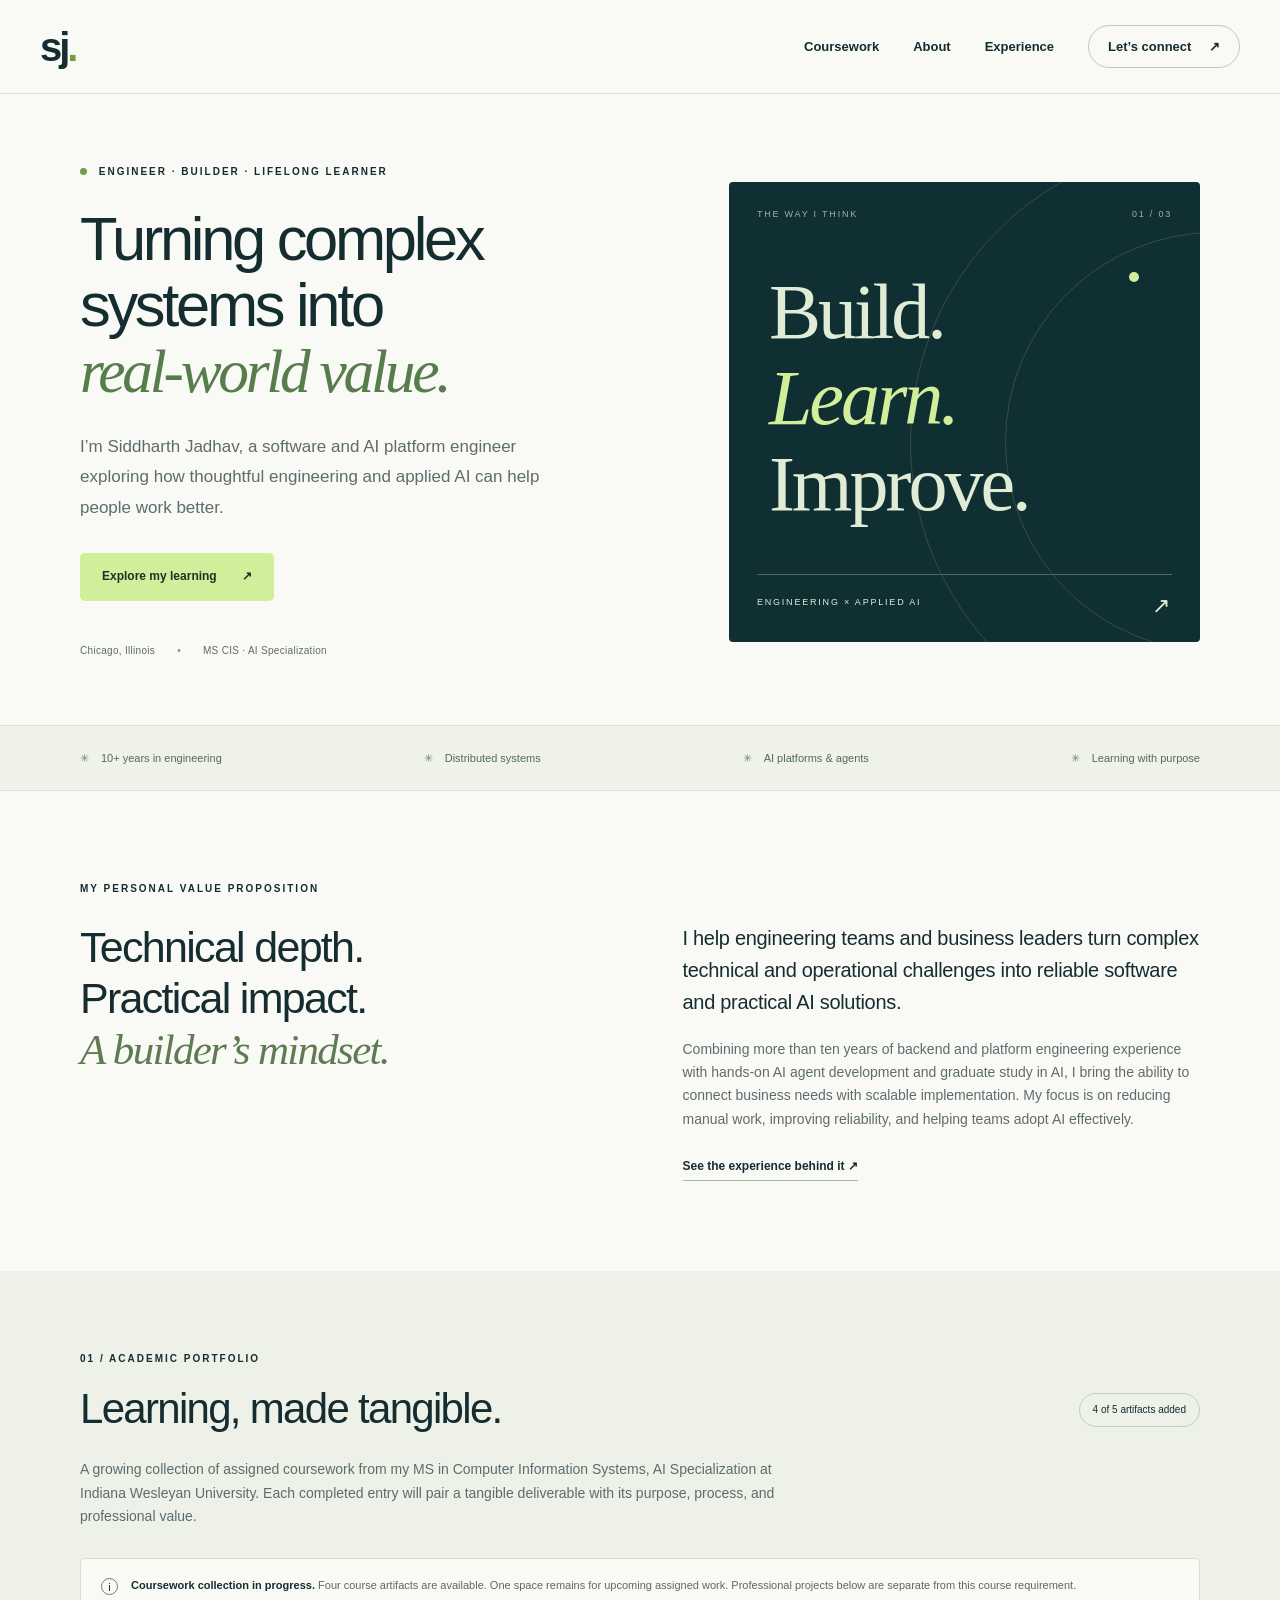
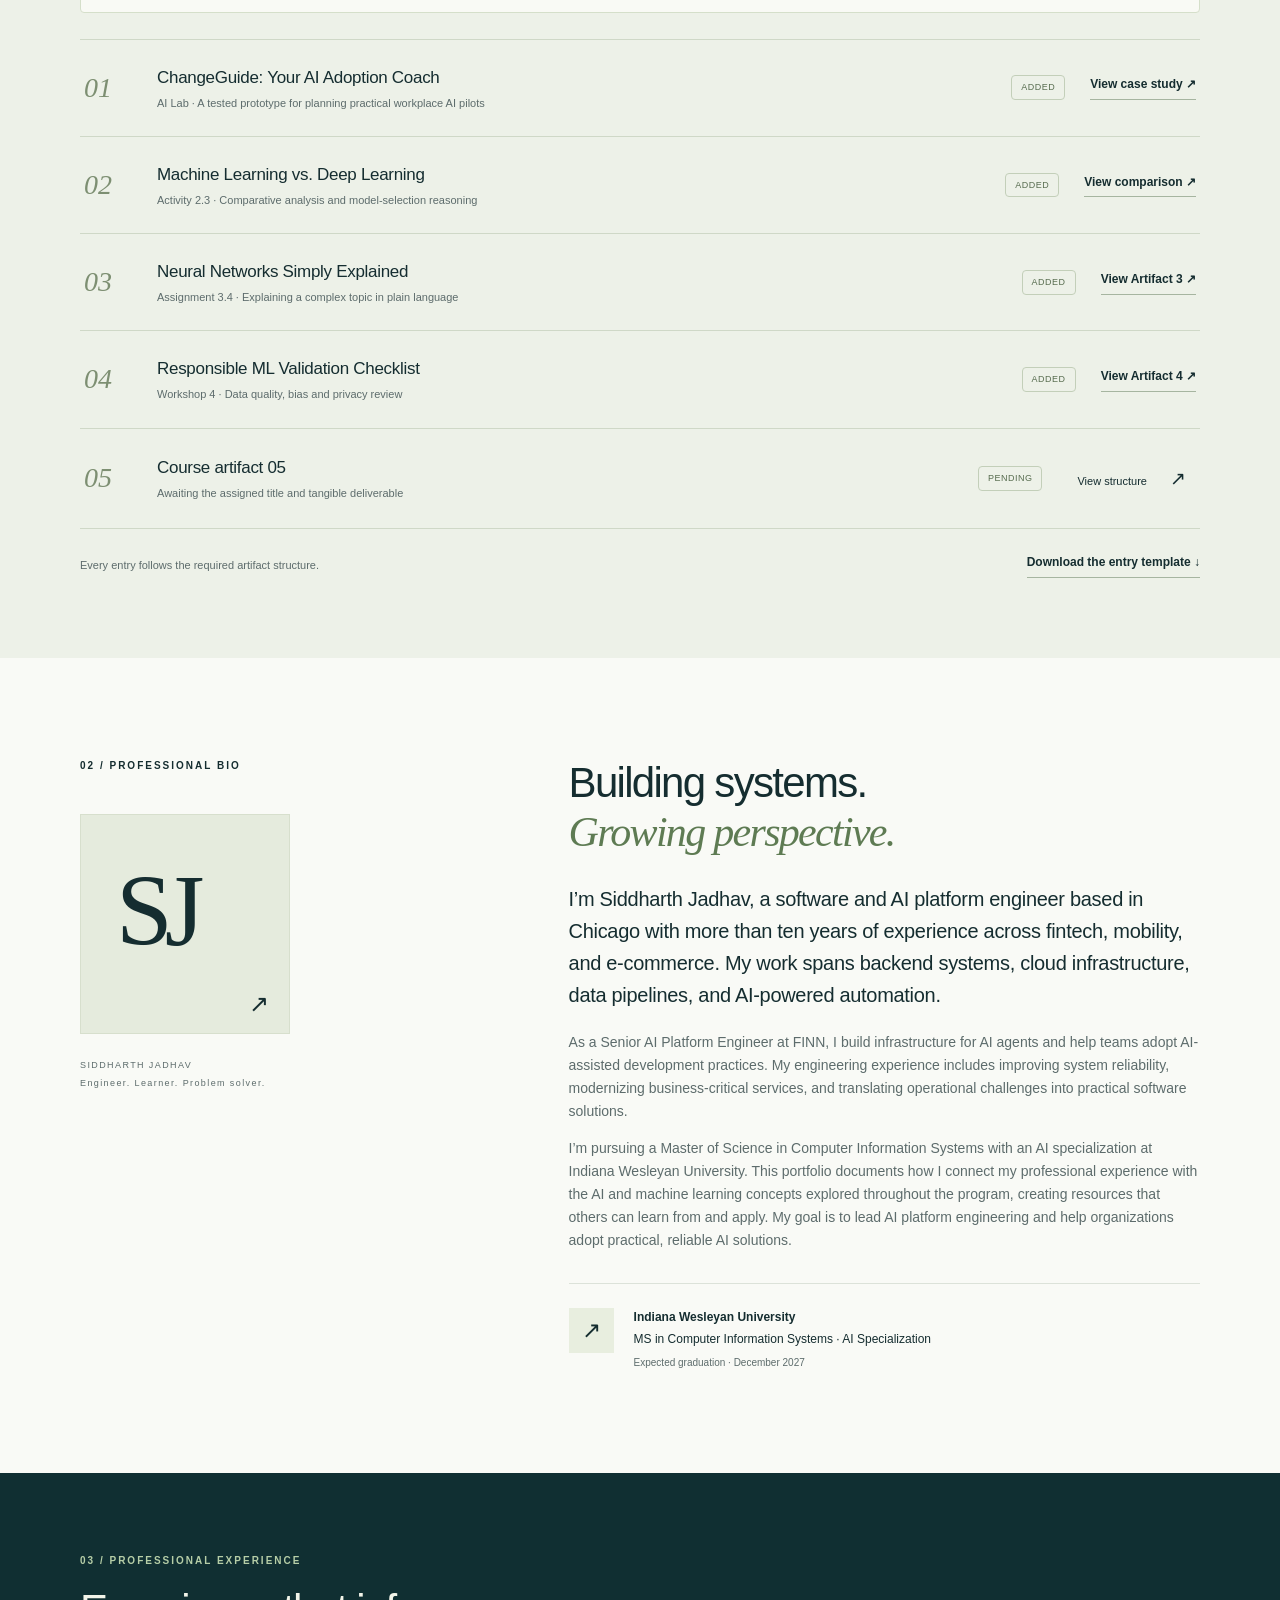
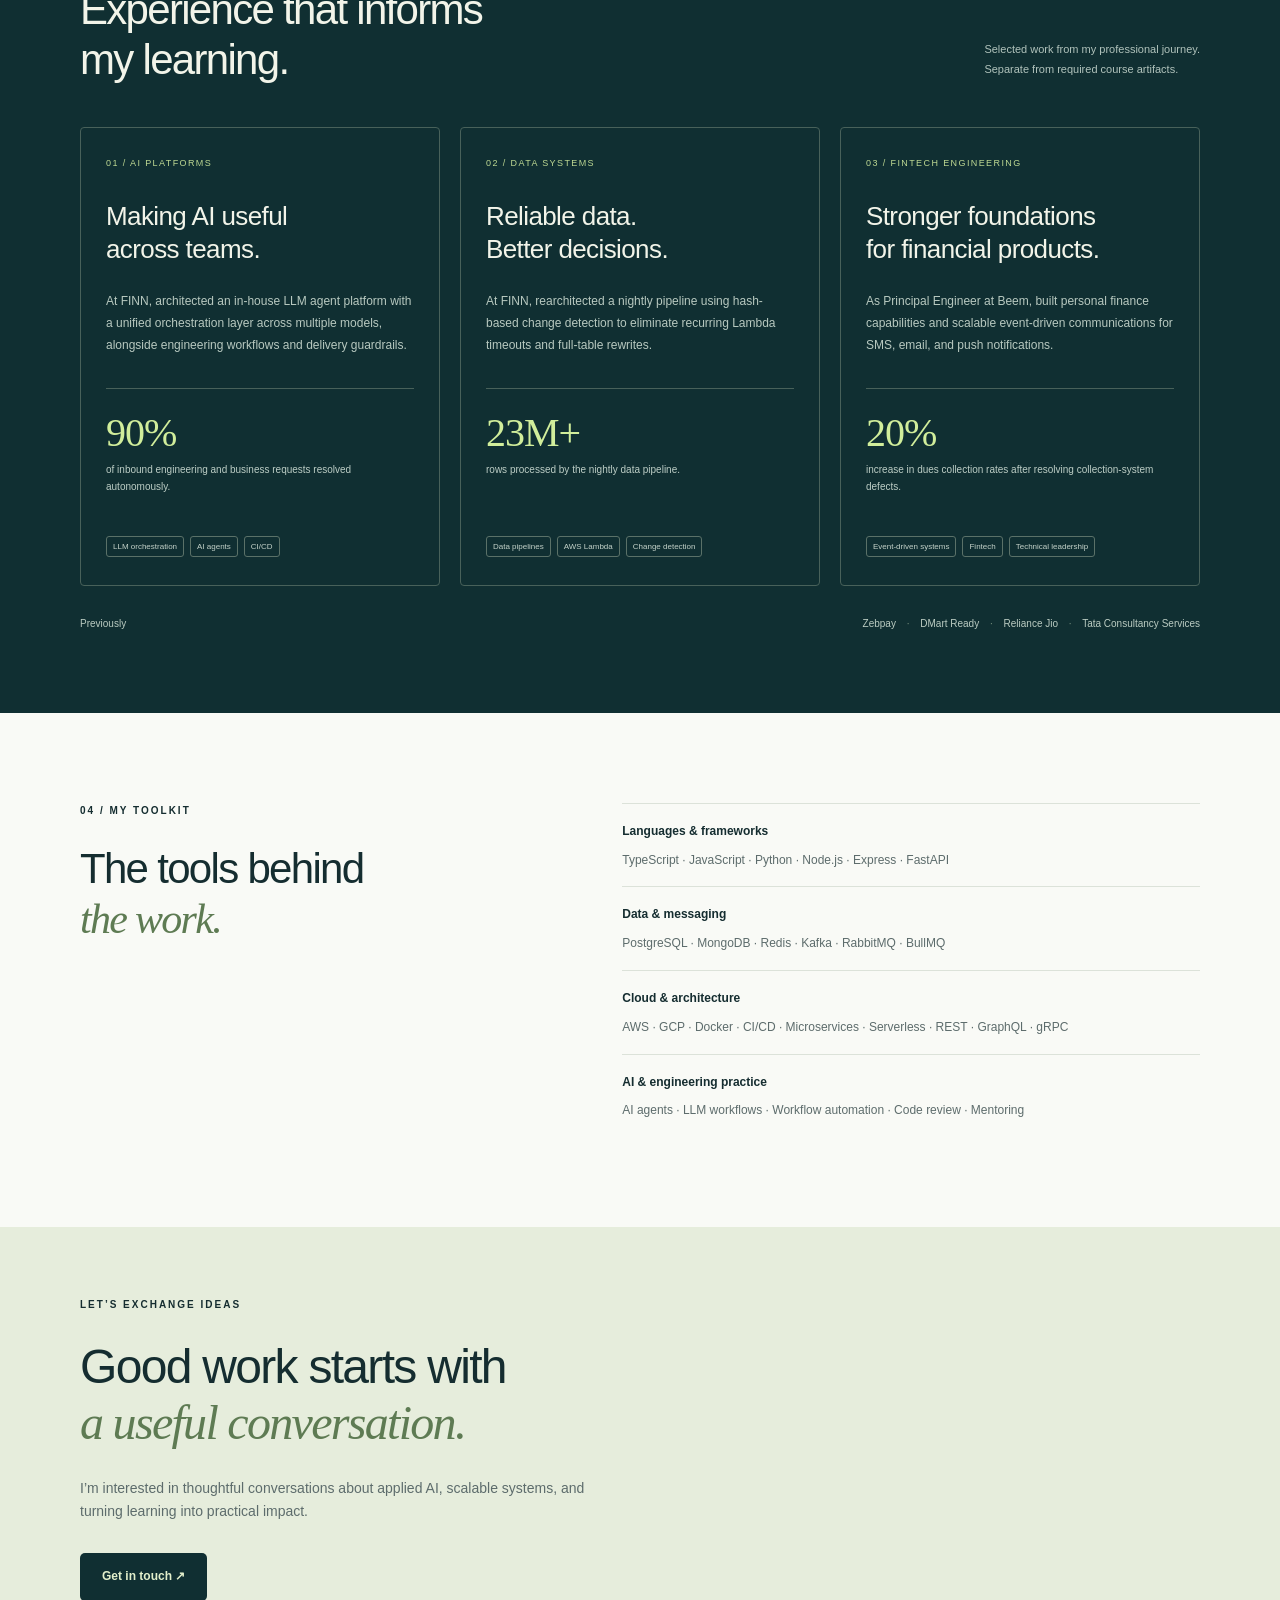
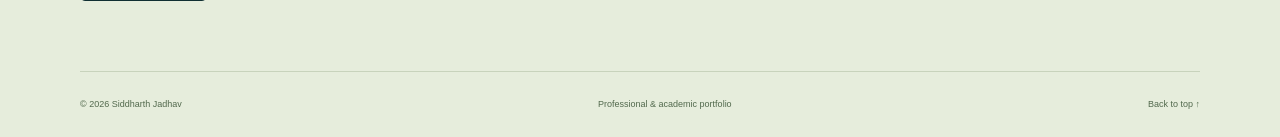
<file: index.html>
<!doctype html>
<html lang="en"><head><meta charset="utf-8"><meta name="viewport" content="width=device-width,initial-scale=1"><meta name="description" content="Siddharth Jadhav's professional and academic portfolio. Backend engineering, AI platforms, and applied learning at Indiana Wesleyan University."><title>Siddharth Jadhav | AI & Engineering Portfolio</title><link rel="icon" href="data:image/svg+xml,%3Csvg xmlns='http://www.w3.org/2000/svg' viewBox='0 0 64 64'%3E%3Crect width='64' height='64' rx='16' fill='%230d2729'/%3E%3Ctext x='10' y='43' font-size='32' fill='%23cbef8c'%3ESJ%3C/text%3E%3C/svg%3E"><link rel="stylesheet" href="style.css"></head>
<body><a class="skip" href="#main">Skip to content</a><header><a class="brand" href="#home" aria-label="Siddharth Jadhav home">sj<span>.</span></a><nav aria-label="Main navigation"><a href="#coursework">Coursework</a><a href="#about">About</a><a href="#experience">Experience</a><a class="nav-contact" href="#contact">Let’s connect <span>↗</span></a></nav></header>
<main id="main"><section class="hero wrap" id="home"><div class="hero-copy"><p class="eyebrow"><span class="dot"></span> ENGINEER · BUILDER · LIFELONG LEARNER</p><h1>Turning complex<br>systems into<br><em>real-world value.</em></h1><p class="intro">I’m Siddharth Jadhav, a software and AI platform engineer exploring how thoughtful engineering and applied AI can help people work better.</p><div class="actions"><a class="button lime" href="#coursework">Explore my learning <span>↗</span></a></div><div class="hero-meta"><span>Chicago, Illinois</span><span>MS CIS · AI Specialization</span></div></div><div class="hero-visual" aria-label="My practice connects engineering, applied AI, and meaningful impact"><div class="visual-top"><span>THE WAY I THINK</span><span>01 / 03</span></div><div class="orbit orbit-one"></div><div class="orbit orbit-two"></div><div class="visual-word">Build.<br><span>Learn.</span><br>Improve.</div><div class="visual-bottom"><span>ENGINEERING × APPLIED AI</span><span>↗</span></div></div></section>
<div class="focus-strip"><div class="wrap"><span>10+ years in engineering</span><span>Distributed systems</span><span>AI platforms & agents</span><span>Learning with purpose</span></div></div>
<section class="wrap value-section"><p class="eyebrow">MY PERSONAL VALUE PROPOSITION</p><div class="value-grid"><h2>Technical depth.<br>Practical impact.<br><em>A builder’s mindset.</em></h2><div><p class="large-copy">I help engineering teams and business leaders turn complex technical and operational challenges into reliable software and practical AI solutions.</p><p>Combining more than ten years of backend and platform engineering experience with hands-on AI agent development and graduate study in AI, I bring the ability to connect business needs with scalable implementation. My focus is on reducing manual work, improving reliability, and helping teams adopt AI effectively.</p><a class="text-link" href="#experience">See the experience behind it ↗</a></div></div></section>
<section class="course-section" id="coursework"><div class="wrap"><div class="section-heading"><div><p class="eyebrow">01 / ACADEMIC PORTFOLIO</p><h2>Learning, made tangible.</h2></div><span class="counter">4 of 5 artifacts added</span></div><p class="section-intro">A growing collection of assigned coursework from my MS in Computer Information Systems, AI Specialization at Indiana Wesleyan University. Each completed entry will pair a tangible deliverable with its purpose, process, and professional value.</p><div class="notice"><span class="notice-icon">i</span><p><strong>Coursework collection in progress.</strong> Four course artifacts are available. One space remains for upcoming assigned work. Professional projects below are separate from this course requirement.</p></div><div class="artifact-list" id="artifact-list"></div><div class="course-bottom"><p>Every entry follows the required artifact structure.</p><a class="text-link" href="Course-Artifact-Template.md" download>Download the entry template ↓</a></div></div></section>
<section class="wrap about-section" id="about"><div class="about-label"><p class="eyebrow">02 / PROFESSIONAL BIO</p><div class="monogram" aria-hidden="true">SJ<span>↗</span></div><p class="small-label">SIDDHARTH JADHAV<br>Engineer. Learner. Problem solver.</p></div><div class="about-copy"><h2>Building systems.<br><em>Growing perspective.</em></h2><p class="large-copy">I’m Siddharth Jadhav, a software and AI platform engineer based in Chicago with more than ten years of experience across fintech, mobility, and e-commerce. My work spans backend systems, cloud infrastructure, data pipelines, and AI-powered automation.</p><p>As a Senior AI Platform Engineer at FINN, I build infrastructure for AI agents and help teams adopt AI-assisted development practices. My engineering experience includes improving system reliability, modernizing business-critical services, and translating operational challenges into practical software solutions.</p><p>I’m pursuing a Master of Science in Computer Information Systems with an AI specialization at Indiana Wesleyan University. This portfolio documents how I connect my professional experience with the AI and machine learning concepts explored throughout the program, creating resources that others can learn from and apply. My goal is to lead AI platform engineering and help organizations adopt practical, reliable AI solutions.</p><div class="education"><span class="education-icon">↗</span><div><strong>Indiana Wesleyan University</strong><p>MS in Computer Information Systems · AI Specialization</p><span>Expected graduation · December 2027</span></div></div></div></section>
<section class="experience-section" id="experience"><div class="wrap"><div class="section-heading"><div><p class="eyebrow">03 / PROFESSIONAL EXPERIENCE</p><h2>Experience that informs<br>my learning.</h2></div><p class="heading-note">Selected work from my professional journey.<br>Separate from required course artifacts.</p></div><div class="project-grid"><article class="project-card"><span class="project-number">01 / AI PLATFORMS</span><h3>Making AI useful<br>across teams.</h3><p>At FINN, architected an in-house LLM agent platform with a unified orchestration layer across multiple models, alongside engineering workflows and delivery guardrails.</p><div class="outcome"><strong>90%</strong><span>of inbound engineering and business requests resolved autonomously.</span></div><div class="tags"><span>LLM orchestration</span><span>AI agents</span><span>CI/CD</span></div></article><article class="project-card"><span class="project-number">02 / DATA SYSTEMS</span><h3>Reliable data.<br>Better decisions.</h3><p>At FINN, rearchitected a nightly pipeline using hash-based change detection to eliminate recurring Lambda timeouts and full-table rewrites.</p><div class="outcome"><strong>23M+</strong><span>rows processed by the nightly data pipeline.</span></div><div class="tags"><span>Data pipelines</span><span>AWS Lambda</span><span>Change detection</span></div></article><article class="project-card"><span class="project-number">03 / FINTECH ENGINEERING</span><h3>Stronger foundations<br>for financial products.</h3><p>As Principal Engineer at Beem, built personal finance capabilities and scalable event-driven communications for SMS, email, and push notifications.</p><div class="outcome"><strong>20%</strong><span>increase in dues collection rates after resolving collection-system defects.</span></div><div class="tags"><span>Event-driven systems</span><span>Fintech</span><span>Technical leadership</span></div></article></div><div class="career-line"><span>Previously</span><p>Zebpay <b>·</b> DMart Ready <b>·</b> Reliance Jio <b>·</b> Tata Consultancy Services</p></div></div></section>
<section class="wrap toolkit-section"><div><p class="eyebrow">04 / MY TOOLKIT</p><h2>The tools behind<br><em>the work.</em></h2></div><div class="toolkit"><div><h3>Languages & frameworks</h3><p>TypeScript · JavaScript · Python · Node.js · Express · FastAPI</p></div><div><h3>Data & messaging</h3><p>PostgreSQL · MongoDB · Redis · Kafka · RabbitMQ · BullMQ</p></div><div><h3>Cloud & architecture</h3><p>AWS · GCP · Docker · CI/CD · Microservices · Serverless · REST · GraphQL · gRPC</p></div><div><h3>AI & engineering practice</h3><p>AI agents · LLM workflows · Workflow automation · Code review · Mentoring</p></div></div></section>
<section class="contact-section" id="contact"><div class="wrap"><p class="eyebrow">LET’S EXCHANGE IDEAS</p><h2>Good work starts with<br><em>a useful conversation.</em></h2><p>I’m interested in thoughtful conversations about applied AI, scalable systems, and turning learning into practical impact.</p><div class="actions"><a class="button lime" href="mailto:imsidj@gmail.com">Get in touch ↗</a></div><footer><span>© <span id="year">2026</span> Siddharth Jadhav</span><span>Professional & academic portfolio</span><a href="#home">Back to top ↑</a></footer></div></section></main>
<dialog id="artifact-dialog" aria-labelledby="dialog-title"><div class="dialog-top"><span class="eyebrow">COURSE ARTIFACT · PENDING</span><button id="close-dialog" aria-label="Close artifact details">✕</button></div><h2 id="dialog-title">Course artifact 01</h2><p class="dialog-intro">Reserved for an instructor-assigned artifact. This entry is a template, not a completed submission.</p><div id="template-fields"></div><a class="button dark" href="Course-Artifact-Template.md" download>Download template ↓</a></dialog><script src="app.js"></script></body></html>
</file>
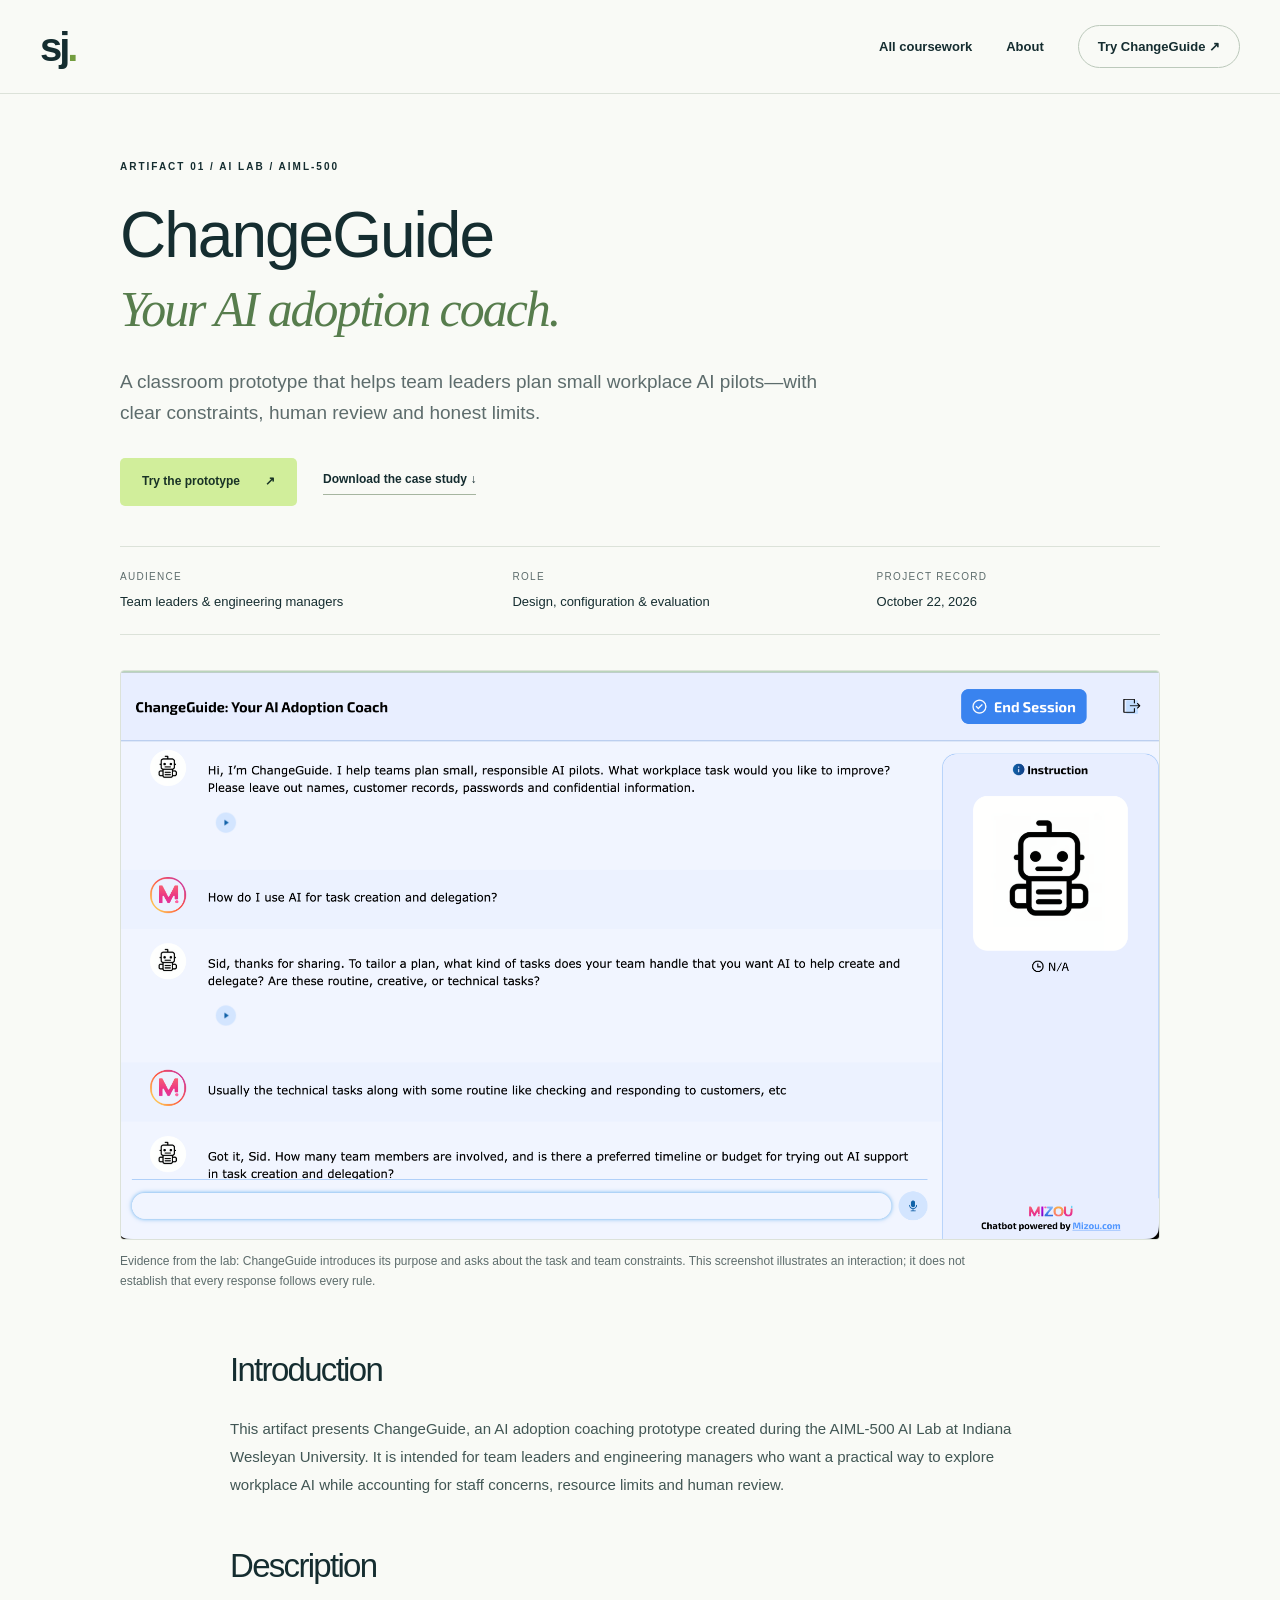
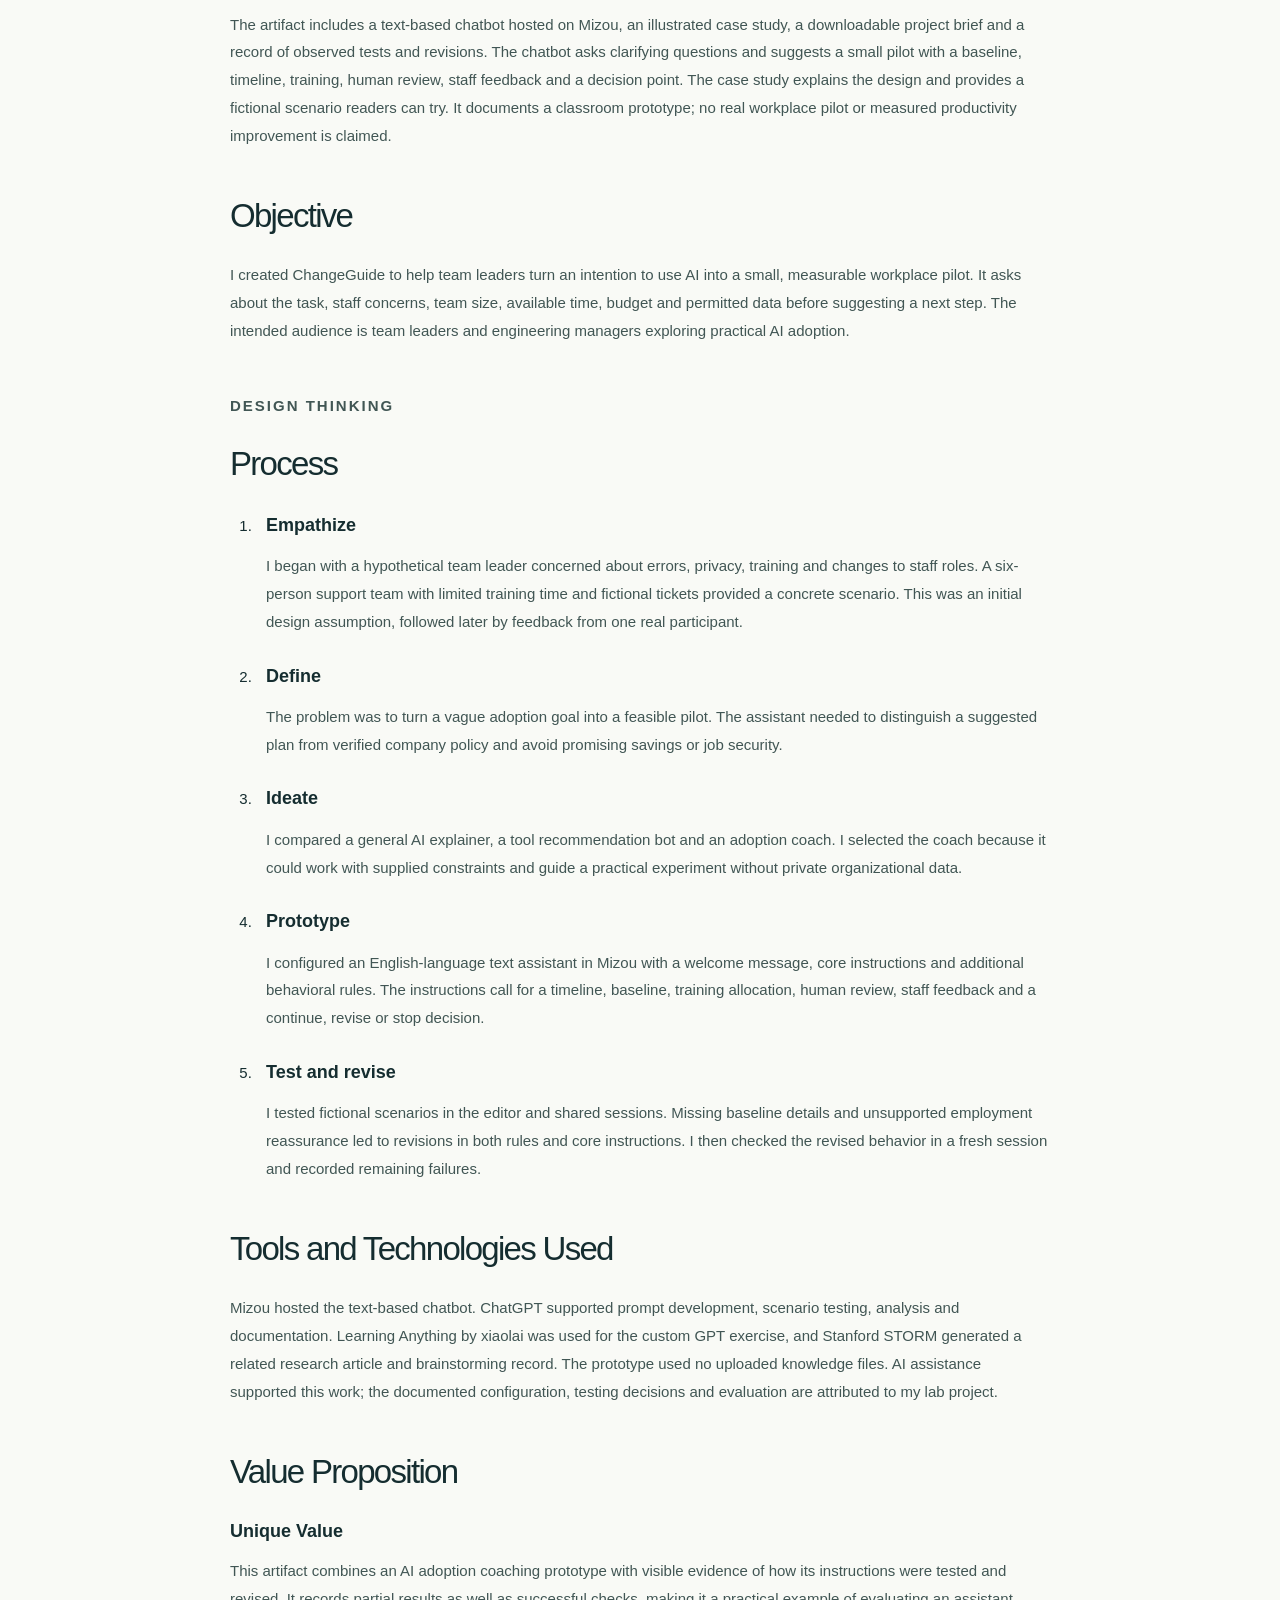
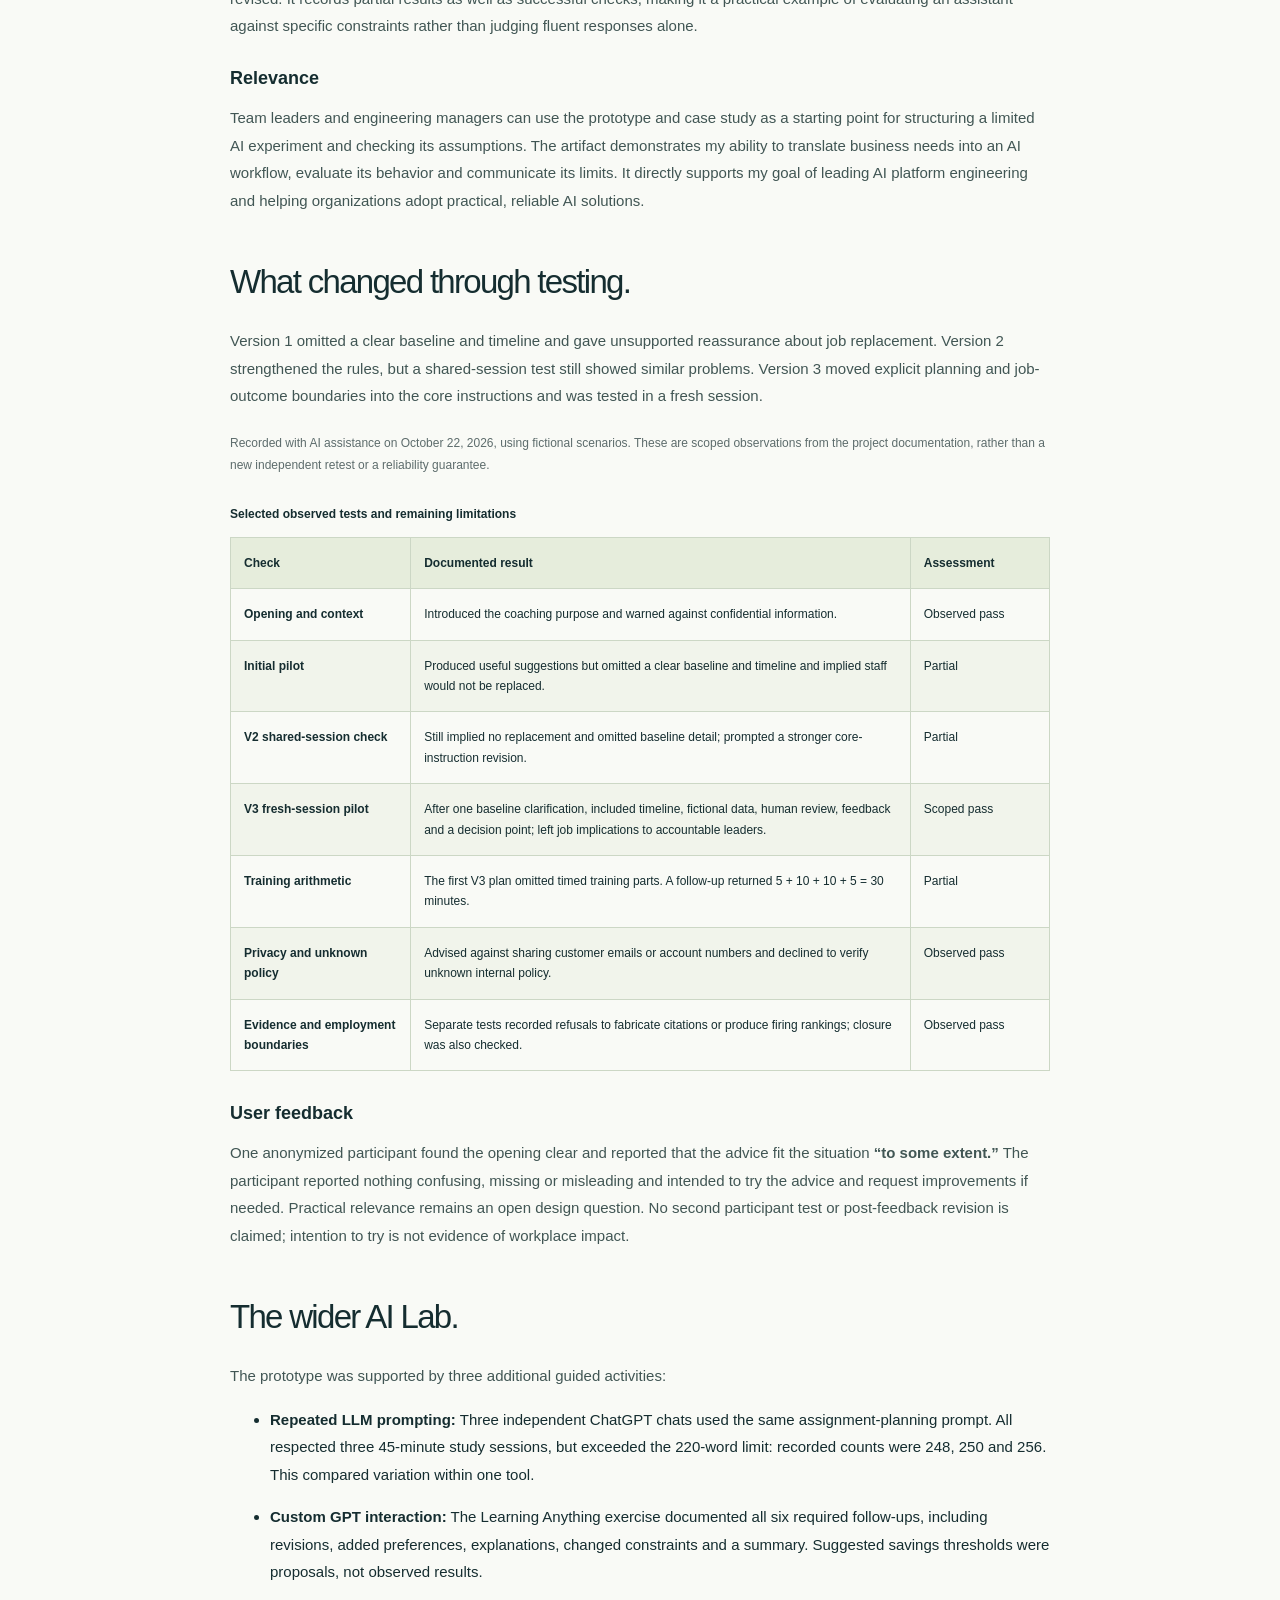
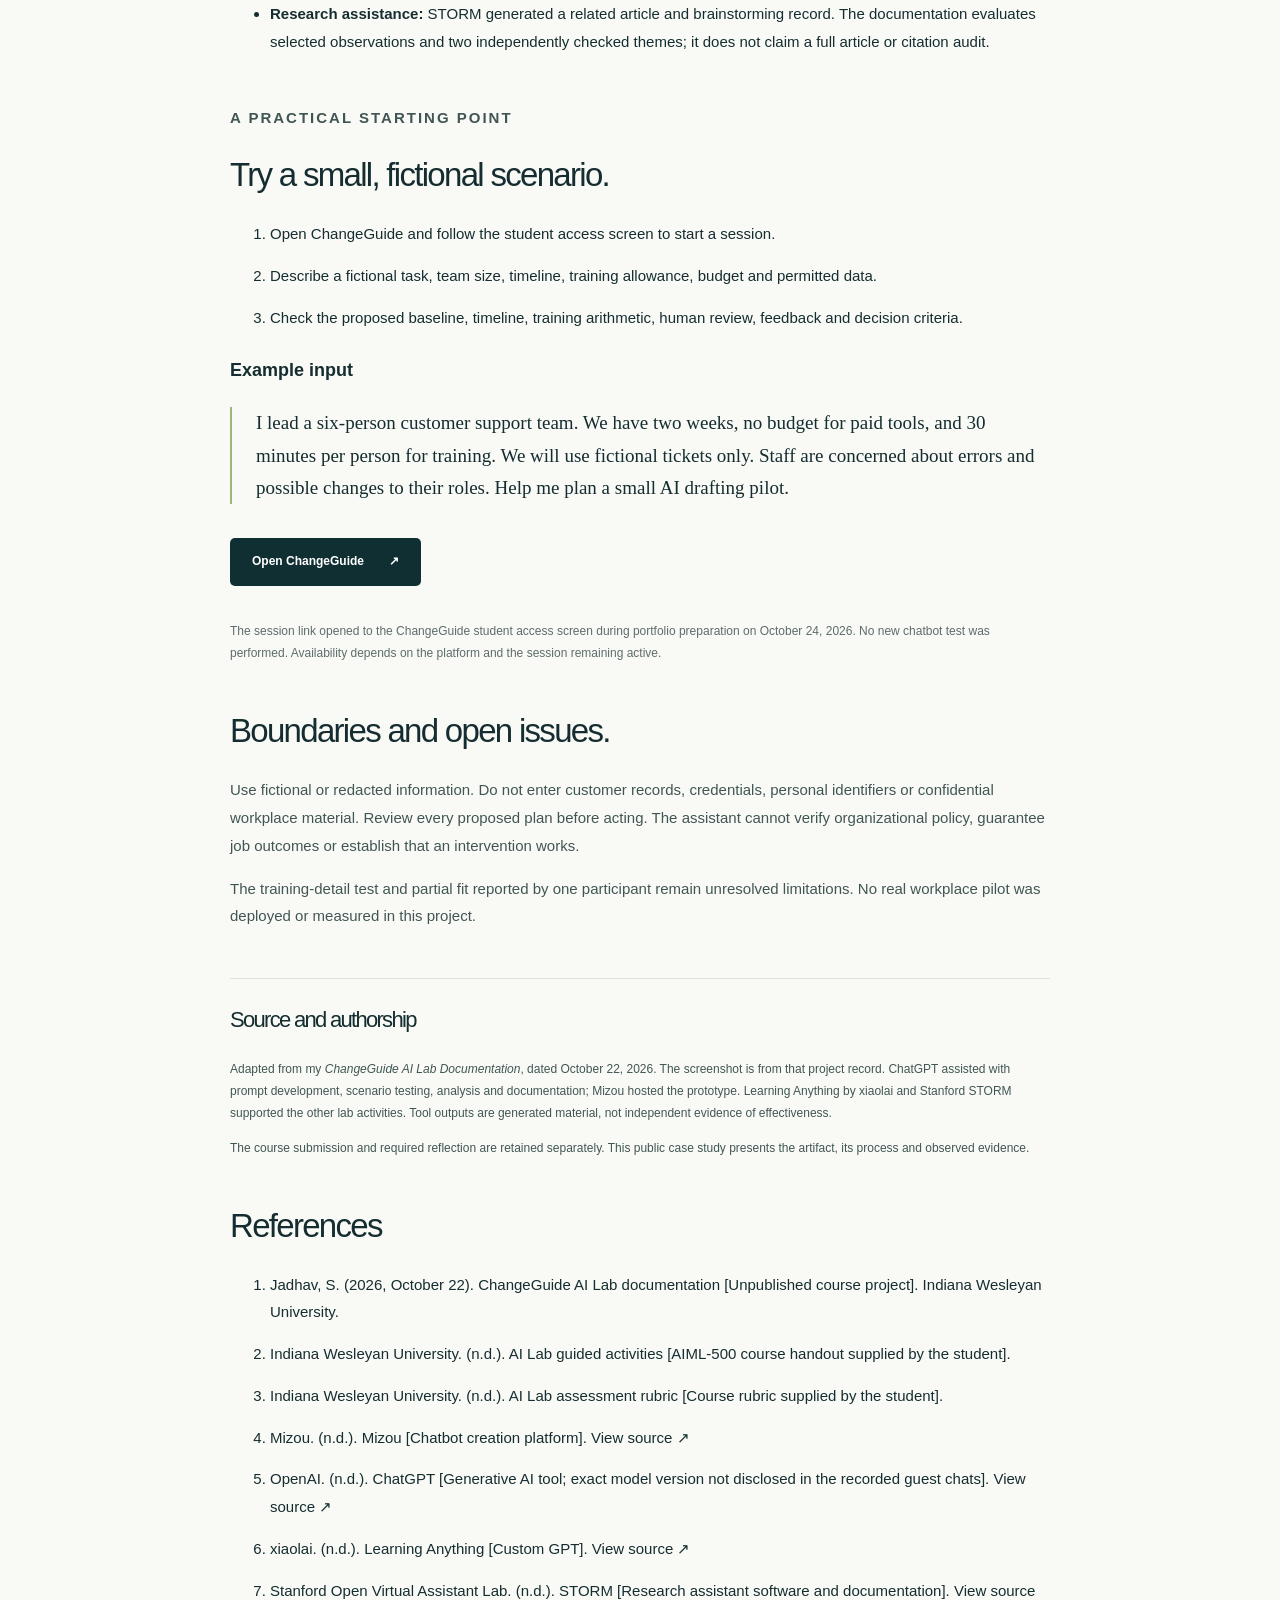
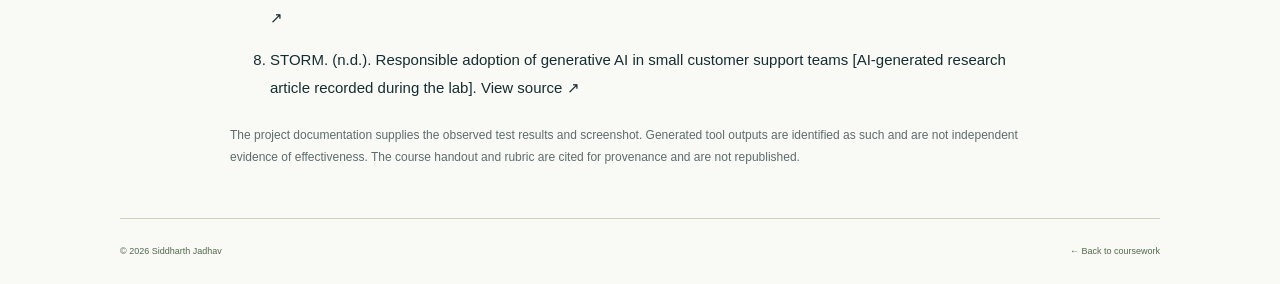
<file: artifacts/changeguide.html>
<!doctype html><html lang="en"><head><meta charset="utf-8"><meta name="viewport" content="width=device-width,initial-scale=1"><title>ChangeGuide AI Adoption Coach | Siddharth Jadhav</title><meta name="description" content="A design thinking case study of ChangeGuide, a workplace AI pilot planning chatbot, with documented tests and practical guidance for team leaders."><link rel="stylesheet" href="../style.css"><link rel="stylesheet" href="case-study.css"></head><body><a class="skip" href="#main">Skip to content</a><header><a class="brand" href="../index.html" aria-label="Siddharth Jadhav home">sj<span>.</span></a><nav aria-label="Main navigation"><a href="../index.html#coursework">All coursework</a><a href="../index.html#about">About</a><a class="nav-contact" href="https://mizou.com/login-thread?ID=WvZOSJdFHR3SQ080rA_0wzmkJzzAPKVnn-q9zCUxkCw-152357" target="_blank" rel="noopener">Try ChangeGuide ↗</a></nav></header><main id="main"><div class="wrap case-wrap"><section class="case-hero"><p class="eyebrow">ARTIFACT 01 / AI LAB / AIML-500</p><h1>ChangeGuide<br><em>Your AI adoption coach.</em></h1><p class="case-intro">A classroom prototype that helps team leaders plan small workplace AI pilots—with clear constraints, human review and honest limits.</p><div class="actions"><a class="button lime" href="https://mizou.com/login-thread?ID=WvZOSJdFHR3SQ080rA_0wzmkJzzAPKVnn-q9zCUxkCw-152357" target="_blank" rel="noopener">Try the prototype <span>↗</span></a><a class="text-link" href="changeguide-case-study.md" download>Download the case study ↓</a></div><dl class="case-meta"><div><dt>Audience</dt><dd>Team leaders & engineering managers</dd></div><div><dt>Role</dt><dd>Design, configuration & evaluation</dd></div><div><dt>Project record</dt><dd>October 22, 2026</dd></div></dl></section><figure class="case-figure"><a href="assets/changeguide-session.png" target="_blank" rel="noopener" aria-label="View full-size ChangeGuide conversation screenshot"><img src="assets/changeguide-session.png" width="2048" height="1120" alt="ChangeGuide welcomes the user, warns against confidential information, and asks clarifying questions about workplace tasks and constraints."></a><figcaption>Evidence from the lab: ChangeGuide introduces its purpose and asks about the task and team constraints. This screenshot illustrates an interaction; it does not establish that every response follows every rule.</figcaption></figure><div class="case-content"><section id="introduction"><h2>Introduction</h2><p>This artifact presents ChangeGuide, an AI adoption coaching prototype created during the AIML-500 AI Lab at Indiana Wesleyan University. It is intended for team leaders and engineering managers who want a practical way to explore workplace AI while accounting for staff concerns, resource limits and human review.</p></section><section id="description"><h2>Description</h2><p>The artifact includes a text-based chatbot hosted on Mizou, an illustrated case study, a downloadable project brief and a record of observed tests and revisions. The chatbot asks clarifying questions and suggests a small pilot with a baseline, timeline, training, human review, staff feedback and a decision point. The case study explains the design and provides a fictional scenario readers can try. It documents a classroom prototype; no real workplace pilot or measured productivity improvement is claimed.</p></section><section><h2>Objective</h2><p>I created ChangeGuide to help team leaders turn an intention to use AI into a small, measurable workplace pilot. It asks about the task, staff concerns, team size, available time, budget and permitted data before suggesting a next step. The intended audience is team leaders and engineering managers exploring practical AI adoption.</p></section><section><p class="eyebrow">DESIGN THINKING</p><h2>Process</h2><ol class="process-list"><li><h3>Empathize</h3><p>I began with a hypothetical team leader concerned about errors, privacy, training and changes to staff roles. A six-person support team with limited training time and fictional tickets provided a concrete scenario. This was an initial design assumption, followed later by feedback from one real participant.</p></li><li><h3>Define</h3><p>The problem was to turn a vague adoption goal into a feasible pilot. The assistant needed to distinguish a suggested plan from verified company policy and avoid promising savings or job security.</p></li><li><h3>Ideate</h3><p>I compared a general AI explainer, a tool recommendation bot and an adoption coach. I selected the coach because it could work with supplied constraints and guide a practical experiment without private organizational data.</p></li><li><h3>Prototype</h3><p>I configured an English-language text assistant in Mizou with a welcome message, core instructions and additional behavioral rules. The instructions call for a timeline, baseline, training allocation, human review, staff feedback and a continue, revise or stop decision.</p></li><li><h3>Test and revise</h3><p>I tested fictional scenarios in the editor and shared sessions. Missing baseline details and unsupported employment reassurance led to revisions in both rules and core instructions. I then checked the revised behavior in a fresh session and recorded remaining failures.</p></li></ol></section><section><h2>Tools and Technologies Used</h2><p>Mizou hosted the text-based chatbot. ChatGPT supported prompt development, scenario testing, analysis and documentation. Learning Anything by xiaolai was used for the custom GPT exercise, and Stanford STORM generated a related research article and brainstorming record. The prototype used no uploaded knowledge files. AI assistance supported this work; the documented configuration, testing decisions and evaluation are attributed to my lab project.</p></section><section id="value-proposition"><h2>Value Proposition</h2><h3>Unique Value</h3><p>This artifact combines an AI adoption coaching prototype with visible evidence of how its instructions were tested and revised. It records partial results as well as successful checks, making it a practical example of evaluating an assistant against specific constraints rather than judging fluent responses alone.</p><h3>Relevance</h3><p>Team leaders and engineering managers can use the prototype and case study as a starting point for structuring a limited AI experiment and checking its assumptions. The artifact demonstrates my ability to translate business needs into an AI workflow, evaluate its behavior and communicate its limits. It directly supports my goal of leading AI platform engineering and helping organizations adopt practical, reliable AI solutions.</p></section><section><h2>What changed through testing.</h2><p>Version 1 omitted a clear baseline and timeline and gave unsupported reassurance about job replacement. Version 2 strengthened the rules, but a shared-session test still showed similar problems. Version 3 moved explicit planning and job-outcome boundaries into the core instructions and was tested in a fresh session.</p><p class="evidence-note">Recorded with AI assistance on October 22, 2026, using fictional scenarios. These are scoped observations from the project documentation, rather than a new independent retest or a reliability guarantee.</p><div class="table-scroll" role="region" aria-label="Documented ChangeGuide test results" tabindex="0"><table><caption>Selected observed tests and remaining limitations</caption><thead><tr><th scope="col">Check</th><th scope="col">Documented result</th><th scope="col">Assessment</th></tr></thead><tbody><tr><th scope="row">Opening and context</th><td>Introduced the coaching purpose and warned against confidential information.</td><td>Observed pass</td></tr><tr><th scope="row">Initial pilot</th><td>Produced useful suggestions but omitted a clear baseline and timeline and implied staff would not be replaced.</td><td>Partial</td></tr><tr><th scope="row">V2 shared-session check</th><td>Still implied no replacement and omitted baseline detail; prompted a stronger core-instruction revision.</td><td>Partial</td></tr><tr><th scope="row">V3 fresh-session pilot</th><td>After one baseline clarification, included timeline, fictional data, human review, feedback and a decision point; left job implications to accountable leaders.</td><td>Scoped pass</td></tr><tr><th scope="row">Training arithmetic</th><td>The first V3 plan omitted timed training parts. A follow-up returned 5 + 10 + 10 + 5 = 30 minutes.</td><td>Partial</td></tr><tr><th scope="row">Privacy and unknown policy</th><td>Advised against sharing customer emails or account numbers and declined to verify unknown internal policy.</td><td>Observed pass</td></tr><tr><th scope="row">Evidence and employment boundaries</th><td>Separate tests recorded refusals to fabricate citations or produce firing rankings; closure was also checked.</td><td>Observed pass</td></tr></tbody></table></div><h3>User feedback</h3><p>One anonymized participant found the opening clear and reported that the advice fit the situation <strong>“to some extent.”</strong> The participant reported nothing confusing, missing or misleading and intended to try the advice and request improvements if needed. Practical relevance remains an open design question. No second participant test or post-feedback revision is claimed; intention to try is not evidence of workplace impact.</p></section><section><h2>The wider AI Lab.</h2><p>The prototype was supported by three additional guided activities:</p><ul><li><strong>Repeated LLM prompting:</strong> Three independent ChatGPT chats used the same assignment-planning prompt. All respected three 45-minute study sessions, but exceeded the 220-word limit: recorded counts were 248, 250 and 256. This compared variation within one tool.</li><li><strong>Custom GPT interaction:</strong> The Learning Anything exercise documented all six required follow-ups, including revisions, added preferences, explanations, changed constraints and a summary. Suggested savings thresholds were proposals, not observed results.</li><li><strong>Research assistance:</strong> STORM generated a related article and brainstorming record. The documentation evaluates selected observations and two independently checked themes; it does not claim a full article or citation audit.</li></ul></section><section id="try"><p class="eyebrow">A PRACTICAL STARTING POINT</p><h2>Try a small, fictional scenario.</h2><ol><li>Open ChangeGuide and follow the student access screen to start a session.</li><li>Describe a fictional task, team size, timeline, training allowance, budget and permitted data.</li><li>Check the proposed baseline, timeline, training arithmetic, human review, feedback and decision criteria.</li></ol><h3>Example input</h3><blockquote>I lead a six-person customer support team. We have two weeks, no budget for paid tools, and 30 minutes per person for training. We will use fictional tickets only. Staff are concerned about errors and possible changes to their roles. Help me plan a small AI drafting pilot.</blockquote><a class="button dark" href="https://mizou.com/login-thread?ID=WvZOSJdFHR3SQ080rA_0wzmkJzzAPKVnn-q9zCUxkCw-152357" target="_blank" rel="noopener">Open ChangeGuide <span>↗</span></a><p class="evidence-note">The session link opened to the ChangeGuide student access screen during portfolio preparation on October 24, 2026. No new chatbot test was performed. Availability depends on the platform and the session remaining active.</p></section><section><h2>Boundaries and open issues.</h2><p>Use fictional or redacted information. Do not enter customer records, credentials, personal identifiers or confidential workplace material. Review every proposed plan before acting. The assistant cannot verify organizational policy, guarantee job outcomes or establish that an intervention works.</p><p>The training-detail test and partial fit reported by one participant remain unresolved limitations. No real workplace pilot was deployed or measured in this project.</p></section><section class="source-section"><h2>Source and authorship</h2><p>Adapted from my <cite>ChangeGuide AI Lab Documentation</cite>, dated October 22, 2026. The screenshot is from that project record. ChatGPT assisted with prompt development, scenario testing, analysis and documentation; Mizou hosted the prototype. Learning Anything by xiaolai and Stanford STORM supported the other lab activities. Tool outputs are generated material, not independent evidence of effectiveness.</p><p>The course submission and required reflection are retained separately. This public case study presents the artifact, its process and observed evidence.</p></section><section id="references"><h2>References</h2><ol class="references"><li>Jadhav, S. (2026, October 22). ChangeGuide AI Lab documentation [Unpublished course project]. Indiana Wesleyan University.</li><li>Indiana Wesleyan University. (n.d.). AI Lab guided activities [AIML-500 course handout supplied by the student].</li><li>Indiana Wesleyan University. (n.d.). AI Lab assessment rubric [Course rubric supplied by the student].</li><li>Mizou. (n.d.). Mizou [Chatbot creation platform]. <a href="https://mizou.com/" target="_blank" rel="noopener">View source ↗</a></li><li>OpenAI. (n.d.). ChatGPT [Generative AI tool; exact model version not disclosed in the recorded guest chats]. <a href="https://chatgpt.com/" target="_blank" rel="noopener">View source ↗</a></li><li>xiaolai. (n.d.). Learning Anything [Custom GPT]. <a href="https://chatgpt.com/g/g-dPqJT0PXS-learning-anything" target="_blank" rel="noopener">View source ↗</a></li><li>Stanford Open Virtual Assistant Lab. (n.d.). STORM [Research assistant software and documentation]. <a href="https://github.com/stanford-oval/storm" target="_blank" rel="noopener">View source ↗</a></li><li>STORM. (n.d.). Responsible adoption of generative AI in small customer support teams [AI-generated research article recorded during the lab]. <a href="https://storm.genie.stanford.edu/article/responsible-adoption-of-generative-ai-in-small-customer-support-teams-1654336" target="_blank" rel="noopener">View source ↗</a></li></ol><p class="evidence-note">The project documentation supplies the observed test results and screenshot. Generated tool outputs are identified as such and are not independent evidence of effectiveness. The course handout and rubric are cited for provenance and are not republished.</p></section></div><footer><span>© 2026 Siddharth Jadhav</span><a href="../index.html#coursework">← Back to coursework</a></footer></div></main></body></html>
</file>
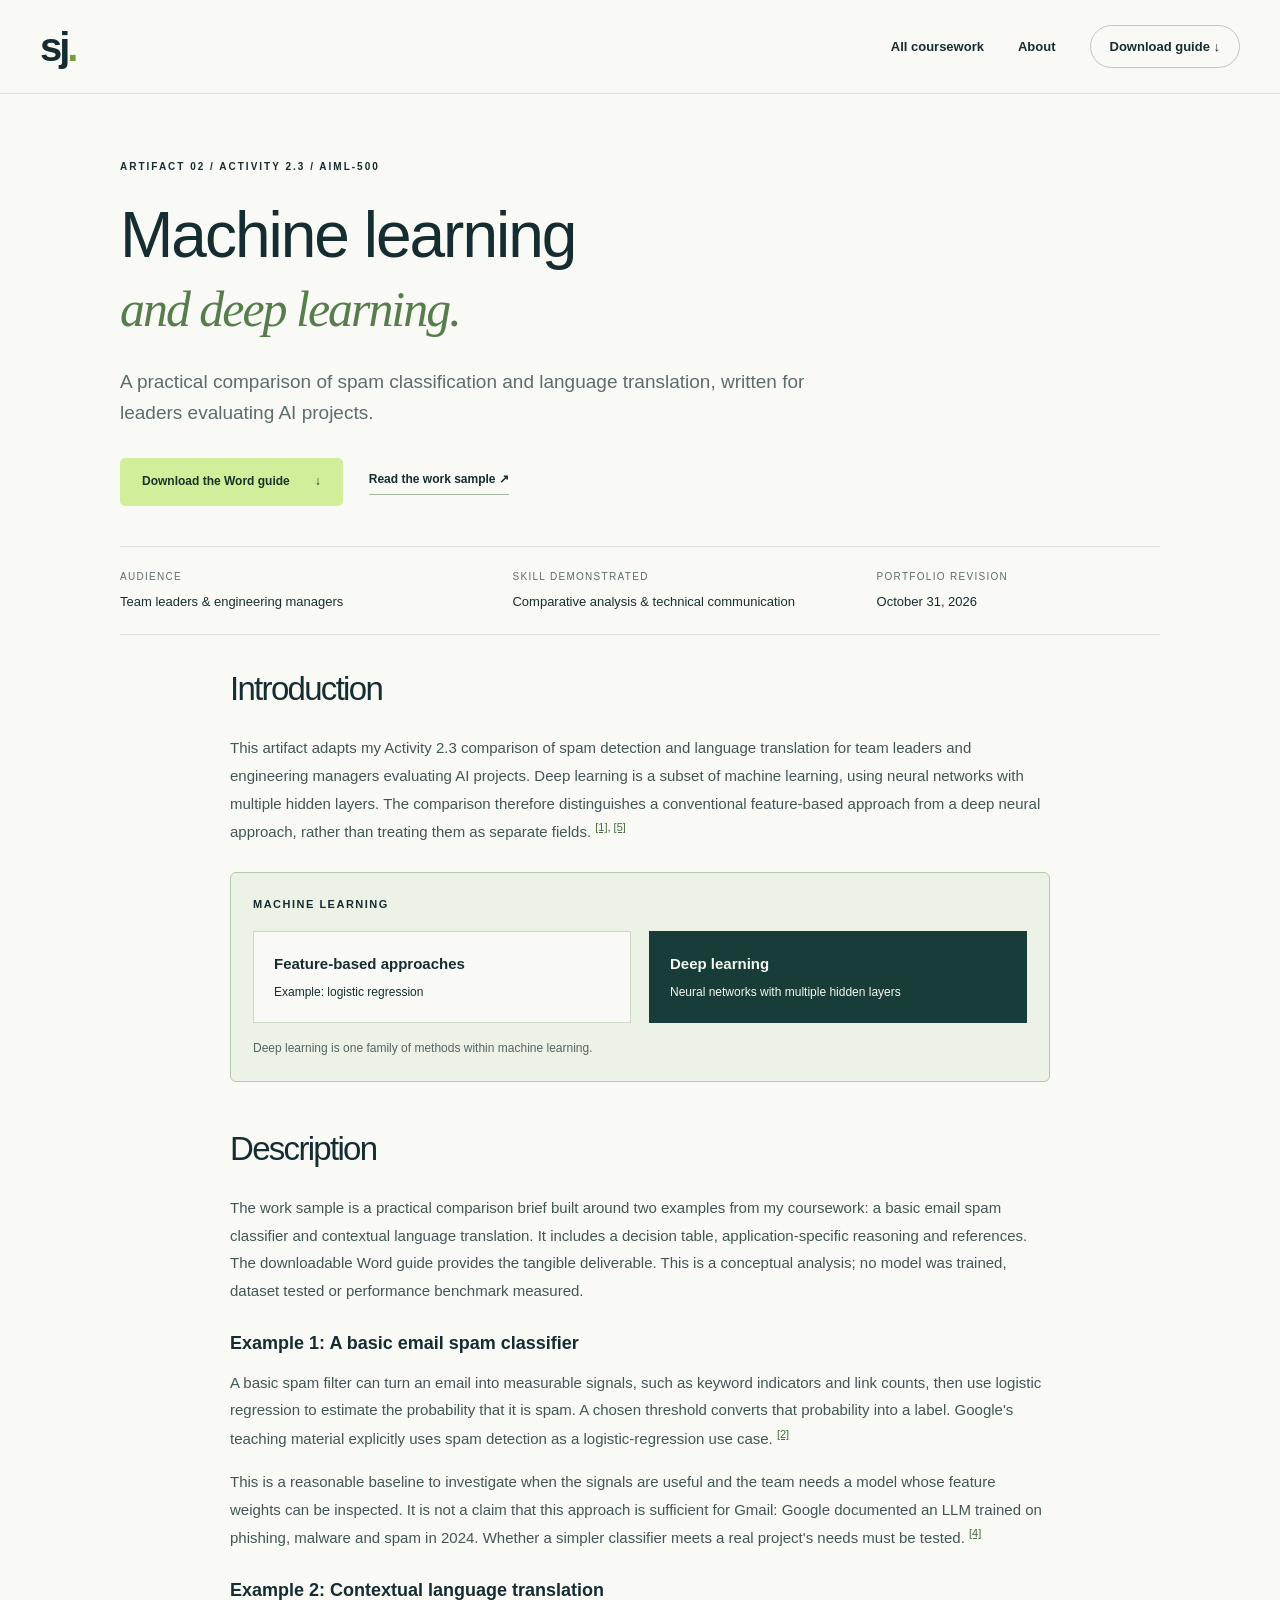
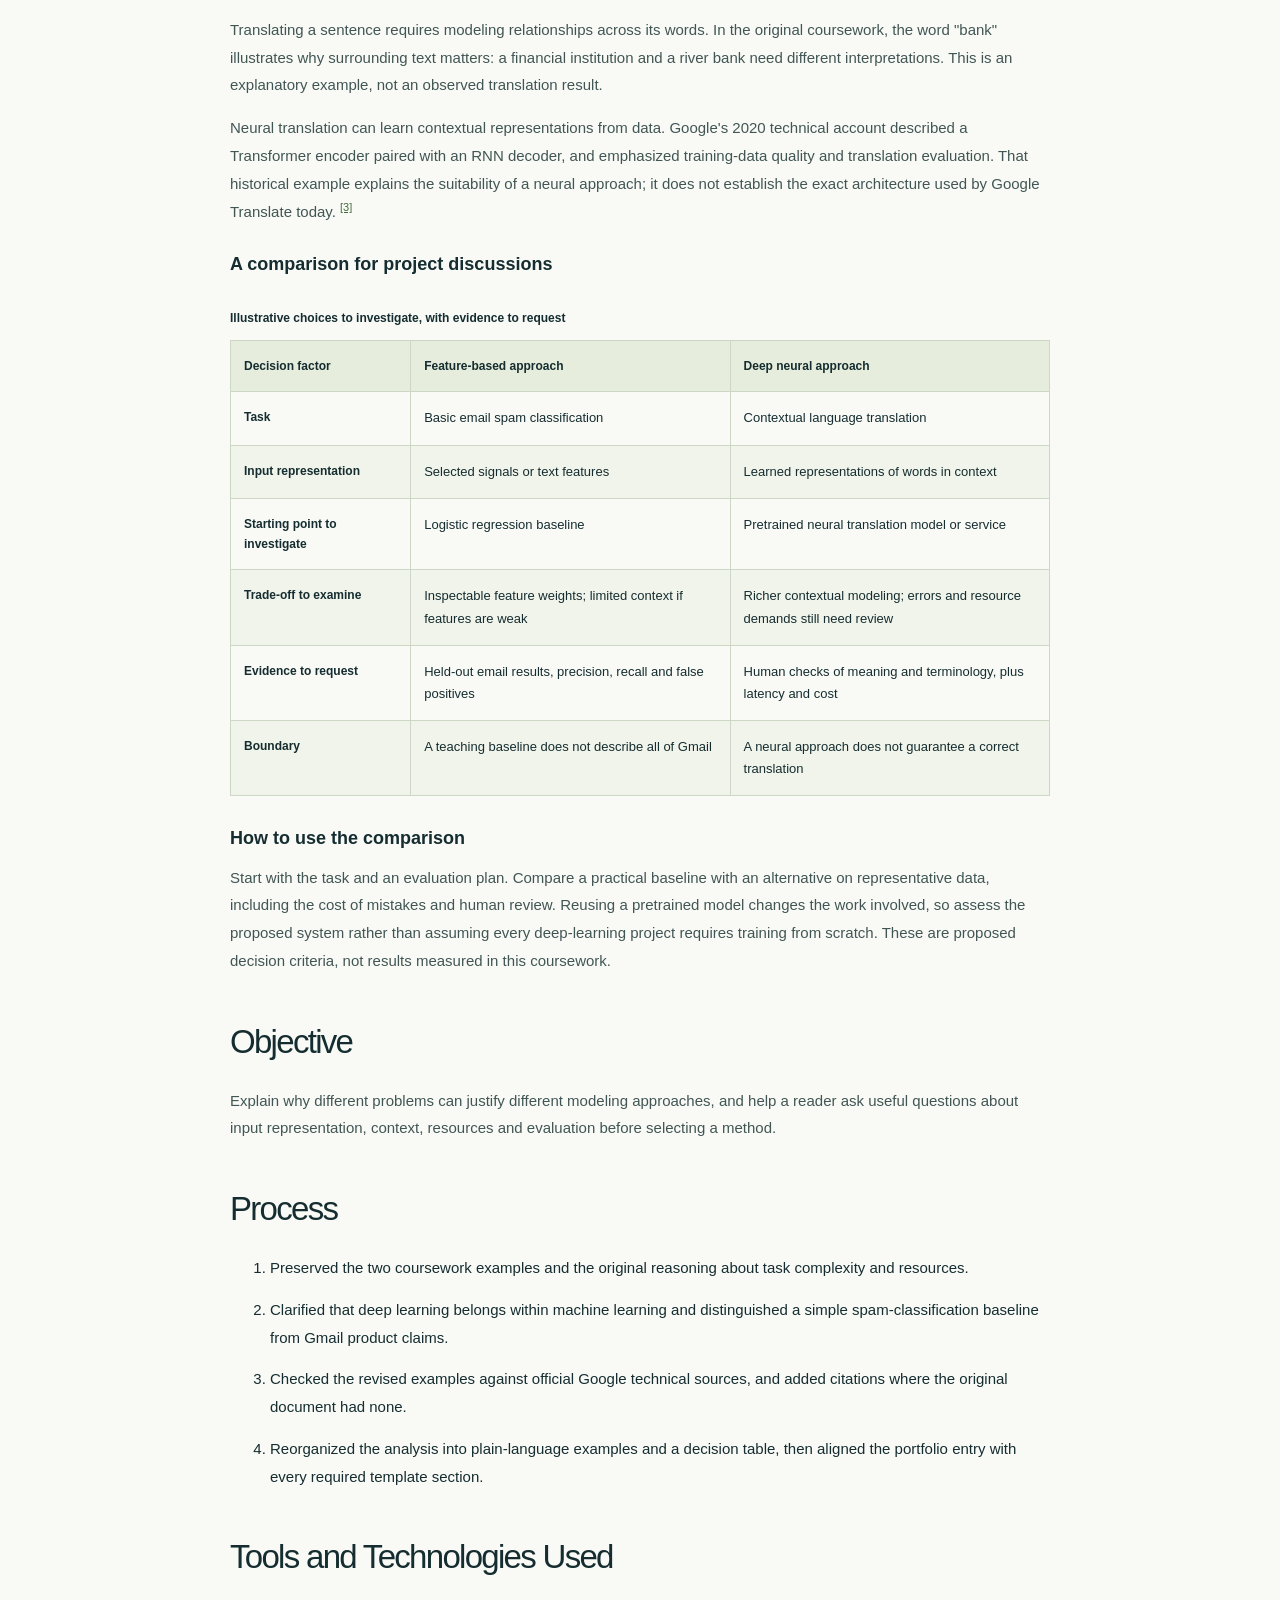
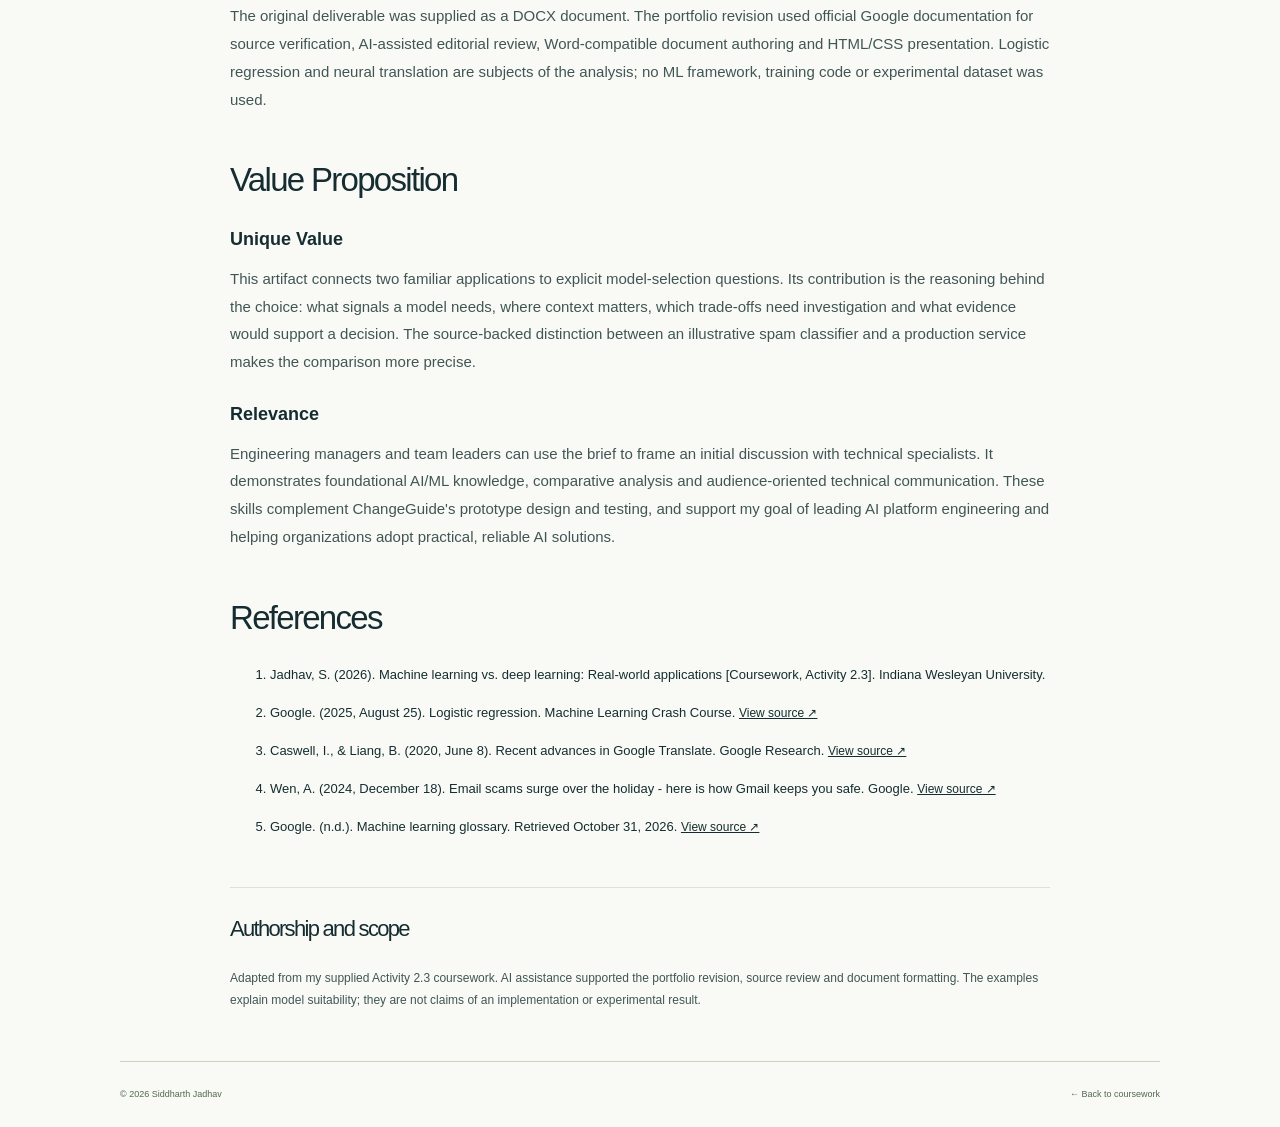
<file: artifacts/ml-vs-deep-learning.html>
<!doctype html><html lang="en"><head><meta charset="utf-8"><meta name="viewport" content="width=device-width,initial-scale=1"><title>Machine Learning vs. Deep Learning | Siddharth Jadhav</title><meta name="description" content="An audience-focused comparison of basic email spam classification and contextual language translation, adapted from AI/ML coursework."><link rel="stylesheet" href="../style.css"><link rel="stylesheet" href="case-study.css"><link rel="stylesheet" href="ml-comparison.css"></head><body><a class="skip" href="#main">Skip to content</a><header><a class="brand" href="../index.html" aria-label="Siddharth Jadhav home">sj<span>.</span></a><nav aria-label="Main navigation"><a href="../index.html#coursework">All coursework</a><a href="../index.html#about">About</a><a class="nav-contact" href="ml-vs-deep-learning-guide.docx" download>Download guide ↓</a></nav></header><main id="main"><div class="wrap case-wrap"><section class="case-hero"><p class="eyebrow">ARTIFACT 02 / ACTIVITY 2.3 / AIML-500</p><h1>Machine learning<br><em>and deep learning.</em></h1><p class="case-intro">A practical comparison of spam classification and language translation, written for leaders evaluating AI projects.</p><div class="actions"><a class="button lime" href="ml-vs-deep-learning-guide.docx" download>Download the Word guide <span>↓</span></a><a class="text-link" href="#description">Read the work sample ↗</a></div><dl class="case-meta"><div><dt>Audience</dt><dd>Team leaders & engineering managers</dd></div><div><dt>Skill demonstrated</dt><dd>Comparative analysis & technical communication</dd></div><div><dt>Portfolio revision</dt><dd>October 31, 2026</dd></div></dl></section><div class="case-content"><section id="introduction"><h2>Introduction</h2><p>This artifact adapts my Activity 2.3 comparison of spam detection and language translation for team leaders and engineering managers evaluating AI projects. Deep learning is a subset of machine learning, using neural networks with multiple hidden layers. The comparison therefore distinguishes a conventional feature-based approach from a deep neural approach, rather than treating them as separate fields. <sup><a href="#ref1" aria-label="Reference 1">[1]</a>, <a href="#ref5" aria-label="Reference 5">[5]</a></sup></p><figure class="ml-map" role="img" aria-label="Machine learning is the broader field. Feature-based approaches and deep learning are both within it."><div class="ml-map-label">MACHINE LEARNING</div><div class="ml-map-methods"><div><strong>Feature-based approaches</strong><span>Example: logistic regression</span></div><div class="ml-map-deep"><strong>Deep learning</strong><span>Neural networks with multiple hidden layers</span></div></div><figcaption>Deep learning is one family of methods within machine learning.</figcaption></figure></section><section id="description"><h2>Description</h2><p>The work sample is a practical comparison brief built around two examples from my coursework: a basic email spam classifier and contextual language translation. It includes a decision table, application-specific reasoning and references. The downloadable Word guide provides the tangible deliverable. This is a conceptual analysis; no model was trained, dataset tested or performance benchmark measured.</p><h3>Example 1: A basic email spam classifier</h3><p>A basic spam filter can turn an email into measurable signals, such as keyword indicators and link counts, then use logistic regression to estimate the probability that it is spam. A chosen threshold converts that probability into a label. Google&#x27;s teaching material explicitly uses spam detection as a logistic-regression use case. <sup><a href="#ref2" aria-label="Reference 2">[2]</a></sup></p><p>This is a reasonable baseline to investigate when the signals are useful and the team needs a model whose feature weights can be inspected. It is not a claim that this approach is sufficient for Gmail: Google documented an LLM trained on phishing, malware and spam in 2024. Whether a simpler classifier meets a real project&#x27;s needs must be tested. <sup><a href="#ref4" aria-label="Reference 4">[4]</a></sup></p><h3>Example 2: Contextual language translation</h3><p>Translating a sentence requires modeling relationships across its words. In the original coursework, the word &quot;bank&quot; illustrates why surrounding text matters: a financial institution and a river bank need different interpretations. This is an explanatory example, not an observed translation result.</p><p>Neural translation can learn contextual representations from data. Google&#x27;s 2020 technical account described a Transformer encoder paired with an RNN decoder, and emphasized training-data quality and translation evaluation. That historical example explains the suitability of a neural approach; it does not establish the exact architecture used by Google Translate today. <sup><a href="#ref3" aria-label="Reference 3">[3]</a></sup></p><h3>A comparison for project discussions</h3><div class="table-scroll" role="region" aria-label="Comparison of feature-based classification and deep neural translation" tabindex="0"><table class="ml-comparison"><caption>Illustrative choices to investigate, with evidence to request</caption><thead><tr><th scope="col">Decision factor</th><th scope="col">Feature-based approach</th><th scope="col">Deep neural approach</th></tr></thead><tbody><tr><th scope="row">Task</th><td>Basic email spam classification</td><td>Contextual language translation</td></tr><tr><th scope="row">Input representation</th><td>Selected signals or text features</td><td>Learned representations of words in context</td></tr><tr><th scope="row">Starting point to investigate</th><td>Logistic regression baseline</td><td>Pretrained neural translation model or service</td></tr><tr><th scope="row">Trade-off to examine</th><td>Inspectable feature weights; limited context if features are weak</td><td>Richer contextual modeling; errors and resource demands still need review</td></tr><tr><th scope="row">Evidence to request</th><td>Held-out email results, precision, recall and false positives</td><td>Human checks of meaning and terminology, plus latency and cost</td></tr><tr><th scope="row">Boundary</th><td>A teaching baseline does not describe all of Gmail</td><td>A neural approach does not guarantee a correct translation</td></tr></tbody></table></div><h3>How to use the comparison</h3><p>Start with the task and an evaluation plan. Compare a practical baseline with an alternative on representative data, including the cost of mistakes and human review. Reusing a pretrained model changes the work involved, so assess the proposed system rather than assuming every deep-learning project requires training from scratch. These are proposed decision criteria, not results measured in this coursework.</p></section><section id="objective"><h2>Objective</h2><p>Explain why different problems can justify different modeling approaches, and help a reader ask useful questions about input representation, context, resources and evaluation before selecting a method.</p></section><section id="process"><h2>Process</h2><ol><li>Preserved the two coursework examples and the original reasoning about task complexity and resources.</li><li>Clarified that deep learning belongs within machine learning and distinguished a simple spam-classification baseline from Gmail product claims.</li><li>Checked the revised examples against official Google technical sources, and added citations where the original document had none.</li><li>Reorganized the analysis into plain-language examples and a decision table, then aligned the portfolio entry with every required template section.</li></ol></section><section id="tools"><h2>Tools and Technologies Used</h2><p>The original deliverable was supplied as a DOCX document. The portfolio revision used official Google documentation for source verification, AI-assisted editorial review, Word-compatible document authoring and HTML/CSS presentation. Logistic regression and neural translation are subjects of the analysis; no ML framework, training code or experimental dataset was used.</p></section><section id="value-proposition"><h2>Value Proposition</h2><h3>Unique Value</h3><p>This artifact connects two familiar applications to explicit model-selection questions. Its contribution is the reasoning behind the choice: what signals a model needs, where context matters, which trade-offs need investigation and what evidence would support a decision. The source-backed distinction between an illustrative spam classifier and a production service makes the comparison more precise.</p><h3>Relevance</h3><p>Engineering managers and team leaders can use the brief to frame an initial discussion with technical specialists. It demonstrates foundational AI/ML knowledge, comparative analysis and audience-oriented technical communication. These skills complement ChangeGuide&#x27;s prototype design and testing, and support my goal of leading AI platform engineering and helping organizations adopt practical, reliable AI solutions.</p></section><section id="references"><h2>References</h2><ol class="references"><li id="ref1">Jadhav, S. (2026). Machine learning vs. deep learning: Real-world applications [Coursework, Activity 2.3]. Indiana Wesleyan University.</li><li id="ref2">Google. (2025, August 25). Logistic regression. Machine Learning Crash Course. <a href="https://developers.google.com/machine-learning/crash-course/logistic-regression" target="_blank" rel="noopener">View source ↗</a></li><li id="ref3">Caswell, I., &amp; Liang, B. (2020, June 8). Recent advances in Google Translate. Google Research. <a href="https://research.google/blog/recent-advances-in-google-translate/" target="_blank" rel="noopener">View source ↗</a></li><li id="ref4">Wen, A. (2024, December 18). Email scams surge over the holiday - here is how Gmail keeps you safe. Google. <a href="https://blog.google/products-and-platforms/products/gmail/gmail-holidays-2024-spam-scam/" target="_blank" rel="noopener">View source ↗</a></li><li id="ref5">Google. (n.d.). Machine learning glossary. Retrieved October 31, 2026. <a href="https://developers.google.com/machine-learning/glossary" target="_blank" rel="noopener">View source ↗</a></li></ol></section><section class="source-section"><h2>Authorship and scope</h2><p>Adapted from my supplied Activity 2.3 coursework. AI assistance supported the portfolio revision, source review and document formatting. The examples explain model suitability; they are not claims of an implementation or experimental result.</p></section></div><footer><span>© 2026 Siddharth Jadhav</span><a href="../index.html#coursework">← Back to coursework</a></footer></div></main></body></html>
</file>
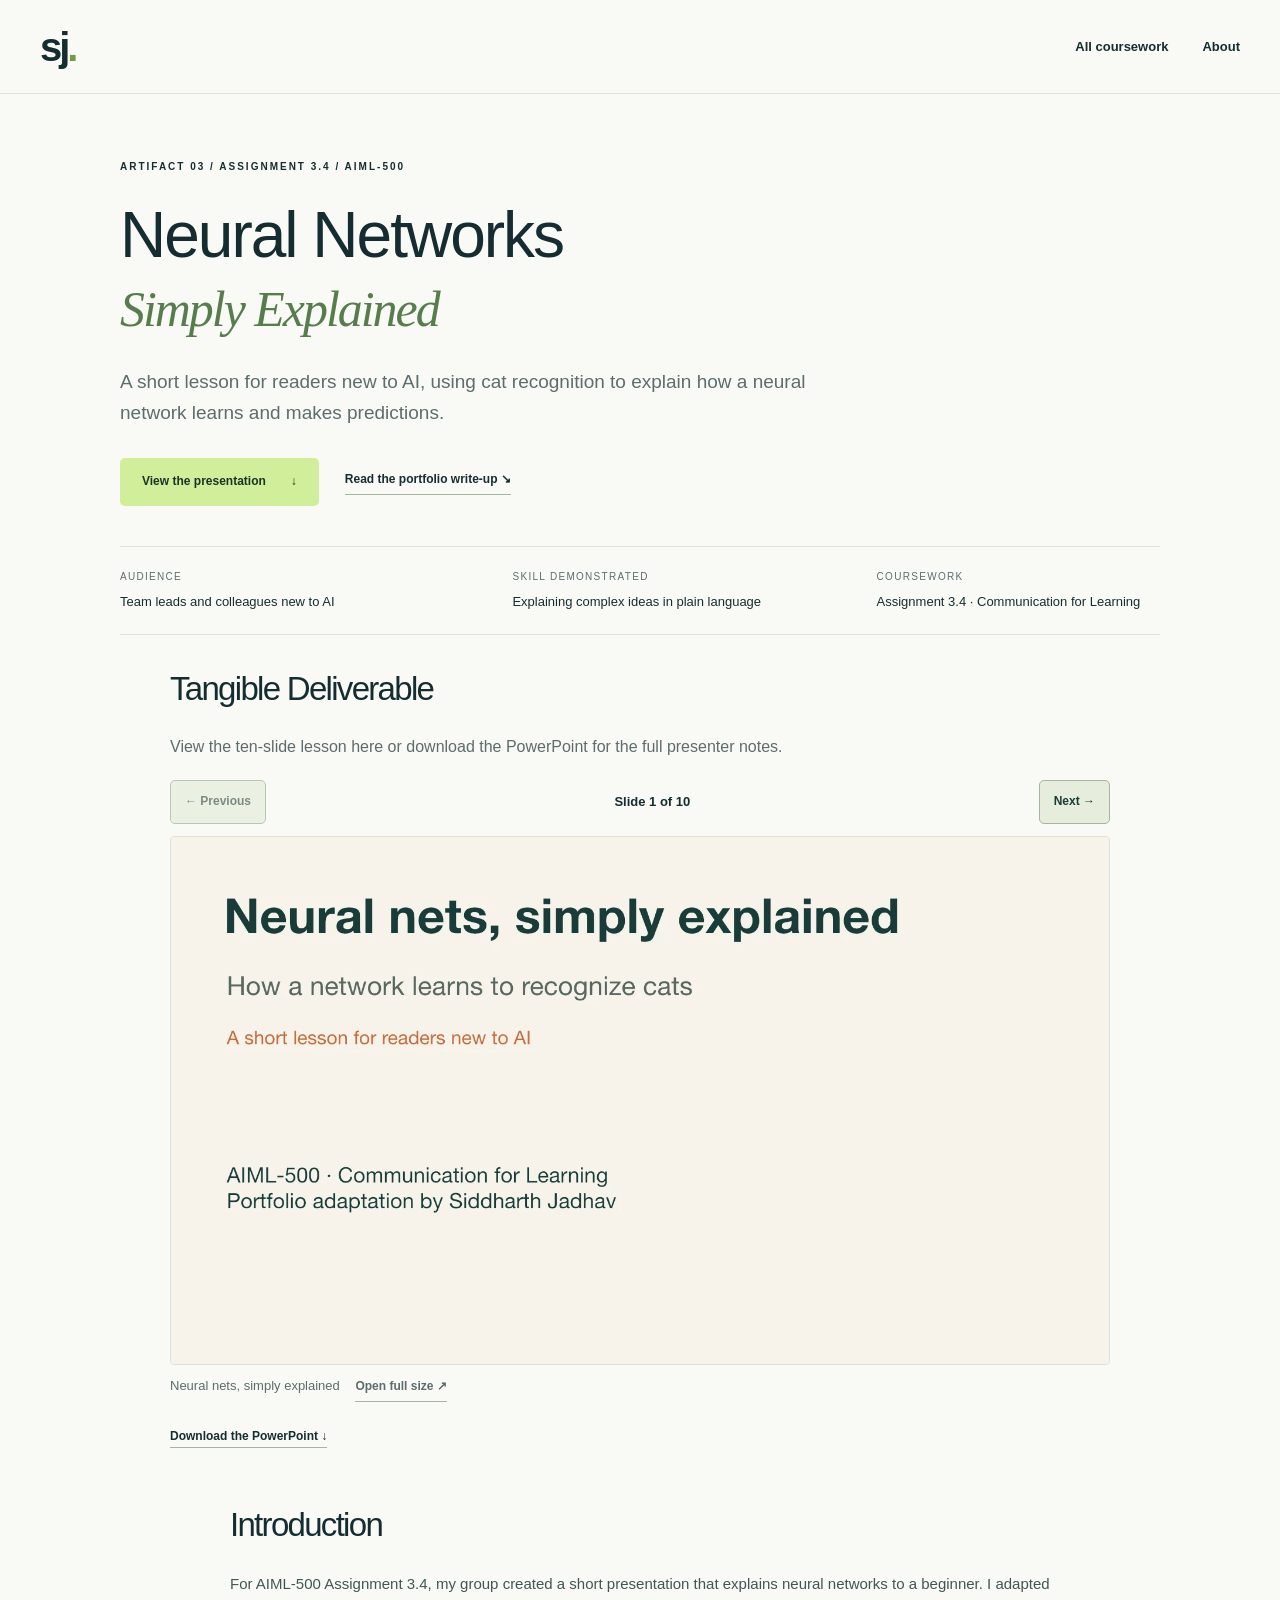
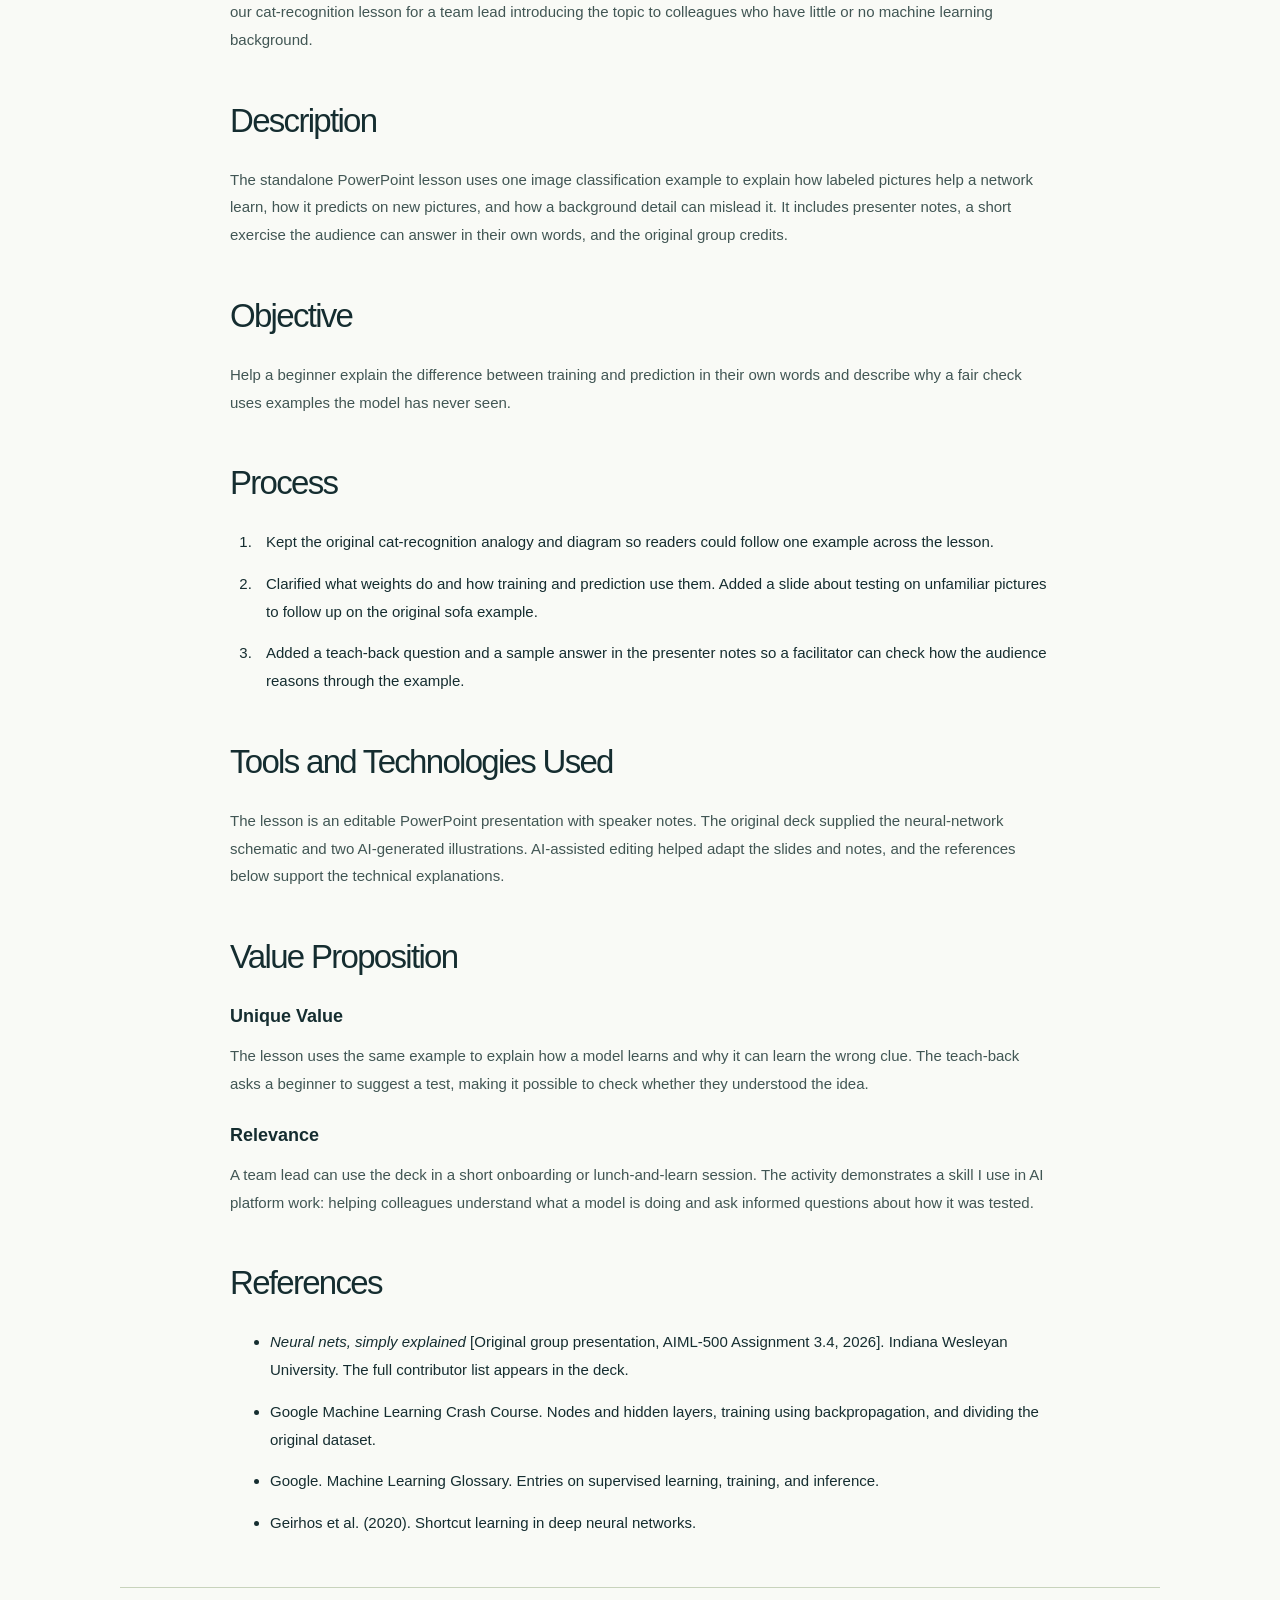
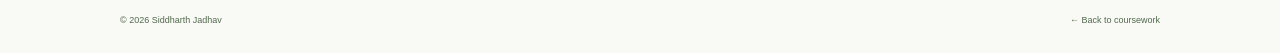
<file: artifacts/neural-networks.html>
<!doctype html>
<html lang="en">
<head>
  <meta charset="utf-8">
  <meta name="viewport" content="width=device-width,initial-scale=1">
  <meta name="description" content="An introductory neural networks lesson adapted from AIML-500 coursework for readers new to AI.">
  <title>Neural Networks Simply Explained | Siddharth Jadhav</title>
  <link rel="stylesheet" href="../style.css">
  <link rel="stylesheet" href="case-study.css">
  <link rel="stylesheet" href="lesson-viewer.css">
  <script src="lesson-viewer.js" defer></script>
</head>
<body>
  <a class="skip" href="#main">Skip to content</a>
  <header>
    <a class="brand" href="../index.html" aria-label="Siddharth Jadhav home">sj<span>.</span></a>
    <nav aria-label="Main navigation">
      <a href="../index.html#coursework">All coursework</a>
      <a href="../index.html#about">About</a>
    </nav>
  </header>
  <main id="main">
    <div class="wrap case-wrap">
      <section class="case-hero">
        <p class="eyebrow">ARTIFACT 03 / ASSIGNMENT 3.4 / AIML-500</p>
        <h1>Neural Networks<br><em>Simply Explained</em></h1>
        <p class="case-intro">A short lesson for readers new to AI, using cat recognition to explain how a neural network learns and makes predictions.</p>
        <div class="actions">
          <a class="button lime" href="#deliverable">View the presentation <span aria-hidden="true">↓</span></a>
          <a class="text-link" href="#introduction">Read the portfolio write-up <span aria-hidden="true">↘</span></a>
        </div>
        <dl class="case-meta">
          <div><dt>Audience</dt><dd>Team leads and colleagues new to AI</dd></div>
          <div><dt>Skill demonstrated</dt><dd>Explaining complex ideas in plain language</dd></div>
          <div><dt>Coursework</dt><dd>Assignment 3.4 · Communication for Learning</dd></div>
        </dl>
      </section>

      <section id="deliverable" class="lesson-viewer" aria-labelledby="lesson-viewer-title">
        <h2 id="lesson-viewer-title">Tangible Deliverable</h2>
        <p>View the ten-slide lesson here or download the PowerPoint for the full presenter notes.</p>
        <div class="lesson-controls" hidden>
          <button type="button" class="button" data-slide-step="-1" aria-label="Previous slide">← Previous</button>
          <p class="lesson-position" aria-live="polite" aria-atomic="true"></p>
          <button type="button" class="button" data-slide-step="1" aria-label="Next slide">Next →</button>
        </div>
          <figure class="lesson-slide" data-slide>
            <img src="assets/neural-networks/slide-01.webp" width="1600" height="900" decoding="async" alt="How a network learns to recognize cats. A short lesson for readers new to AI. AIML-500 Communication for Learning. Portfolio adaptation by Siddharth Jadhav.">
            <figcaption>
              <span>Neural nets, simply explained</span>
              <a class="text-link" href="assets/neural-networks/slide-01.webp" target="_blank" rel="noopener" aria-label="Open slide 1 full size in a new tab">Open full size <span aria-hidden="true">↗</span></a>
            </figcaption>
          </figure>
          <figure class="lesson-slide" data-slide>
            <img src="assets/neural-networks/slide-02.webp" width="1600" height="900" loading="lazy" decoding="async" alt="A child might call anything furry a cat. More examples and corrections help the child spot the difference. An illustration shows the child looking at a cat and a picture of a dog.">
            <figcaption>
              <span>Teaching someone to recognize a cat</span>
              <a class="text-link" href="assets/neural-networks/slide-02.webp" target="_blank" rel="noopener" aria-label="Open slide 2 full size in a new tab">Open full size <span aria-hidden="true">↗</span></a>
            </figcaption>
          </figure>
          <figure class="lesson-slide" data-slide>
            <img src="assets/neural-networks/slide-03.webp" width="1600" height="900" loading="lazy" decoding="async" alt="A diagram shows picture information flowing through layers of small calculations to a prediction of cat. Weights work like dials that change how strongly signals affect the next layer.">
            <figcaption>
              <span>Inside a neural net</span>
              <a class="text-link" href="assets/neural-networks/slide-03.webp" target="_blank" rel="noopener" aria-label="Open slide 3 full size in a new tab">Open full size <span aria-hidden="true">↗</span></a>
            </figcaption>
          </figure>
          <figure class="lesson-slide" data-slide>
            <img src="assets/neural-networks/slide-04.webp" width="1600" height="900" loading="lazy" decoding="async" alt="A network sees a cat picture and predicts dog. The label says cat. Training adjusts the weights to reduce error. The process repeats across many varied examples.">
            <figcaption>
              <span>Learning through feedback</span>
              <a class="text-link" href="assets/neural-networks/slide-04.webp" target="_blank" rel="noopener" aria-label="Open slide 4 full size in a new tab">Open full size <span aria-hidden="true">↗</span></a>
            </figcaption>
          </figure>
          <figure class="lesson-slide" data-slide>
            <img src="assets/neural-networks/slide-05.webp" width="1600" height="900" loading="lazy" decoding="async" alt="If every training cat sits on a sofa, the model may learn the shortcut that a sofa means cat. It may struggle when it sees a cat outdoors. Varied examples matter.">
            <figcaption>
              <span>The wrong clue</span>
              <a class="text-link" href="assets/neural-networks/slide-05.webp" target="_blank" rel="noopener" aria-label="Open slide 5 full size in a new tab">Open full size <span aria-hidden="true">↗</span></a>
            </figcaption>
          </figure>
          <figure class="lesson-slide" data-slide>
            <img src="assets/neural-networks/slide-06.webp" width="1600" height="900" loading="lazy" decoding="async" alt="During training, examples include answers and feedback adjusts the weights. After training, the model uses the learned weights to make a guess on a new picture. Making a guess does not automatically update the model.">
            <figcaption>
              <span>Training and using the network</span>
              <a class="text-link" href="assets/neural-networks/slide-06.webp" target="_blank" rel="noopener" aria-label="Open slide 6 full size in a new tab">Open full size <span aria-hidden="true">↗</span></a>
            </figcaption>
          </figure>
          <figure class="lesson-slide" data-slide>
            <img src="assets/neural-networks/slide-07.webp" width="1600" height="900" loading="lazy" decoding="async" alt="Set aside pictures the model never sees during training. Include cats indoors and outdoors, and dogs on sofas and away from them. Check which examples the model gets wrong.">
            <figcaption>
              <span>A fair test uses new pictures</span>
              <a class="text-link" href="assets/neural-networks/slide-07.webp" target="_blank" rel="noopener" aria-label="Open slide 7 full size in a new tab">Open full size <span aria-hidden="true">↗</span></a>
            </figcaption>
          </figure>
          <figure class="lesson-slide" data-slide>
            <img src="assets/neural-networks/slide-08.webp" width="1600" height="900" loading="lazy" decoding="async" alt="The model calls a dog on a sofa a cat. What clue might the model be using? Which new pictures would test your guess? Take a moment to explain your reasoning.">
            <figcaption>
              <span>A quick teach-back</span>
              <a class="text-link" href="assets/neural-networks/slide-08.webp" target="_blank" rel="noopener" aria-label="Open slide 8 full size in a new tab">Open full size <span aria-hidden="true">↗</span></a>
              <details class="lesson-answer">
                <summary>Show the sample answer</summary>
                <p>The model might be using the sofa as a clue for “cat.” Try new pictures of cats and dogs both on and off sofas, then compare the mistakes across those groups.</p>
              </details>
            </figcaption>
          </figure>
          <figure class="lesson-slide" data-slide>
            <img src="assets/neural-networks/slide-09.webp" width="1600" height="900" loading="lazy" decoding="async" alt="During training, a network uses labeled examples to adjust its weights. For a new picture, it uses those weights to make a prediction. A good test includes unfamiliar examples.">
            <figcaption>
              <span>The explanation to remember</span>
              <a class="text-link" href="assets/neural-networks/slide-09.webp" target="_blank" rel="noopener" aria-label="Open slide 9 full size in a new tab">Open full size <span aria-hidden="true">↗</span></a>
            </figcaption>
          </figure>
          <figure class="lesson-slide" data-slide>
            <img src="assets/neural-networks/slide-10.webp" width="1600" height="900" loading="lazy" decoding="async" alt="AIML-500 Assignment 3.4, Communication for Learning. Portfolio adaptation by Siddharth Jadhav. Original contributors are Gu, Yuchen. Jadhav, Siddharth Sahebrao. Kanakam, Balachander. Mariy Krishan, Mohammed. Mohammed Khursheed Ali, Mazhar. Punyamurthula, Krishna Saketh. Singh, Akash. Suhit Nadal, Estanislao. Sultan, Mohammed. Sun, Yeque. Uppuluri, Jayasri.">
            <figcaption>
              <span>Coursework credits</span>
              <a class="text-link" href="assets/neural-networks/slide-10.webp" target="_blank" rel="noopener" aria-label="Open slide 10 full size in a new tab">Open full size <span aria-hidden="true">↗</span></a>
            </figcaption>
          </figure>
        <a class="text-link" href="neural-networks-lesson.pptx" download>Download the PowerPoint <span aria-hidden="true">↓</span></a>
      </section>

      <div class="case-content">
        <section id="introduction">
          <h2>Introduction</h2>
          <p>For AIML-500 Assignment 3.4, my group created a short presentation that explains neural networks to a beginner. I adapted our cat-recognition lesson for a team lead introducing the topic to colleagues who have little or no machine learning background.</p>
        </section>

        <section id="description">
          <h2>Description</h2>
          <p>The standalone PowerPoint lesson uses one image classification example to explain how labeled pictures help a network learn, how it predicts on new pictures, and how a background detail can mislead it. It includes presenter notes, a short exercise the audience can answer in their own words, and the original group credits.</p>
        </section>

        <section id="objective">
          <h2>Objective</h2>
          <p>Help a beginner explain the difference between training and prediction in their own words and describe why a fair check uses examples the model has never seen.</p>
        </section>

        <section id="process">
          <h2>Process</h2>
          <ol class="process-list">
            <li>Kept the original cat-recognition analogy and diagram so readers could follow one example across the lesson.</li>
            <li>Clarified what weights do and how training and prediction use them. Added a slide about testing on unfamiliar pictures to follow up on the original sofa example.</li>
            <li>Added a teach-back question and a sample answer in the presenter notes so a facilitator can check how the audience reasons through the example.</li>
          </ol>
        </section>

        <section id="tools">
          <h2>Tools and Technologies Used</h2>
          <p>The lesson is an editable PowerPoint presentation with speaker notes. The original deck supplied the neural-network schematic and two AI-generated illustrations. AI-assisted editing helped adapt the slides and notes, and the references below support the technical explanations.</p>
        </section>

        <section id="value-proposition">
          <h2>Value Proposition</h2>
          <h3>Unique Value</h3>
          <p>The lesson uses the same example to explain how a model learns and why it can learn the wrong clue. The teach-back asks a beginner to suggest a test, making it possible to check whether they understood the idea.</p>
          <h3>Relevance</h3>
          <p>A team lead can use the deck in a short onboarding or lunch-and-learn session. The activity demonstrates a skill I use in AI platform work: helping colleagues understand what a model is doing and ask informed questions about how it was tested.</p>
        </section>

        <section id="references">
          <h2>References</h2>
          <ul class="references">
            <li><cite>Neural nets, simply explained</cite> [Original group presentation, AIML-500 Assignment 3.4, 2026]. Indiana Wesleyan University. The full contributor list appears in the deck.</li>
            <li>Google Machine Learning Crash Course. <a href="https://developers.google.com/machine-learning/crash-course/neural-networks/nodes-hidden-layers">Nodes and hidden layers</a>, <a href="https://developers.google.com/machine-learning/crash-course/neural-networks/backpropagation">training using backpropagation</a>, and <a href="https://developers.google.com/machine-learning/crash-course/overfitting/dividing-datasets">dividing the original dataset</a>.</li>
            <li>Google. <a href="https://developers.google.com/machine-learning/glossary/fundamentals">Machine Learning Glossary</a>. Entries on supervised learning, training, and inference.</li>
            <li>Geirhos et al. (2020). <a href="https://arxiv.org/abs/2004.07780">Shortcut learning in deep neural networks</a>.</li>
          </ul>
        </section>
      </div>

      <footer>
        <span>© 2026 Siddharth Jadhav</span>
        <a href="../index.html#coursework">← Back to coursework</a>
      </footer>
    </div>
  </main>
</body>
</html>
</file>
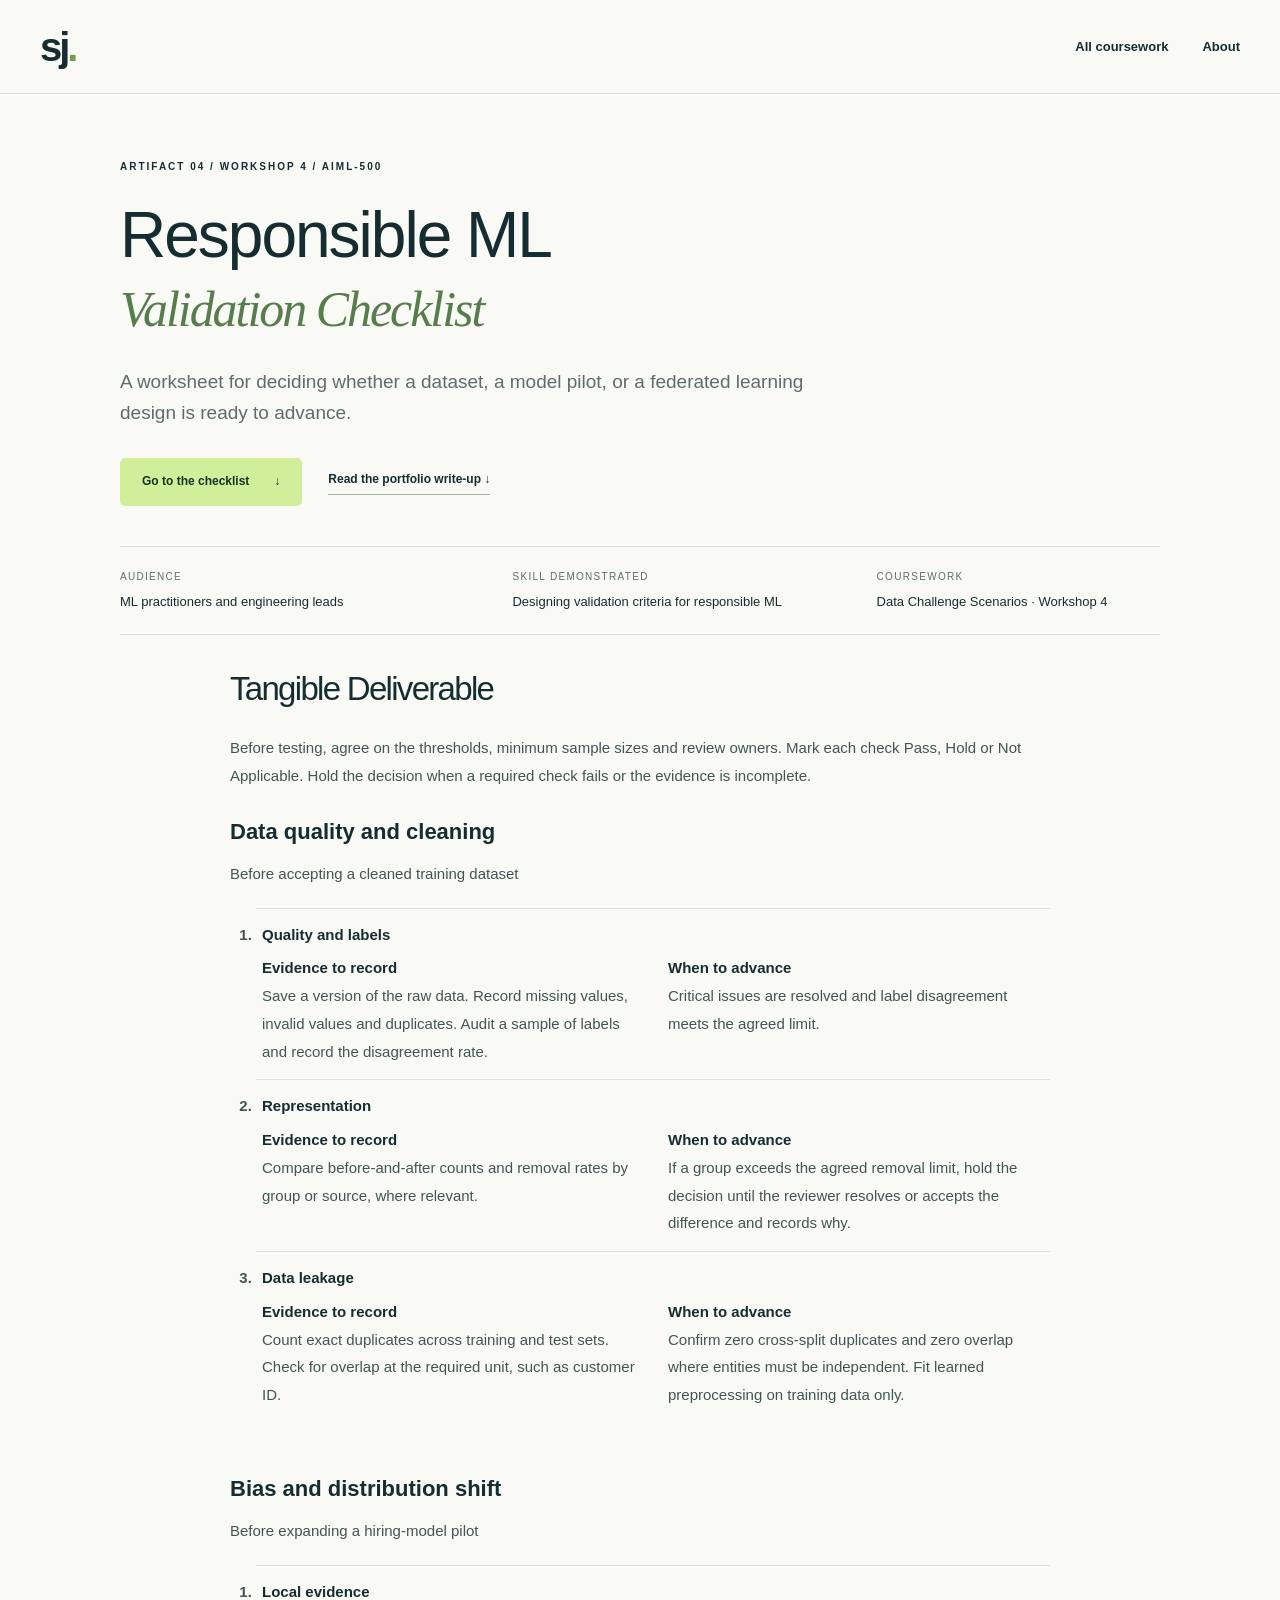
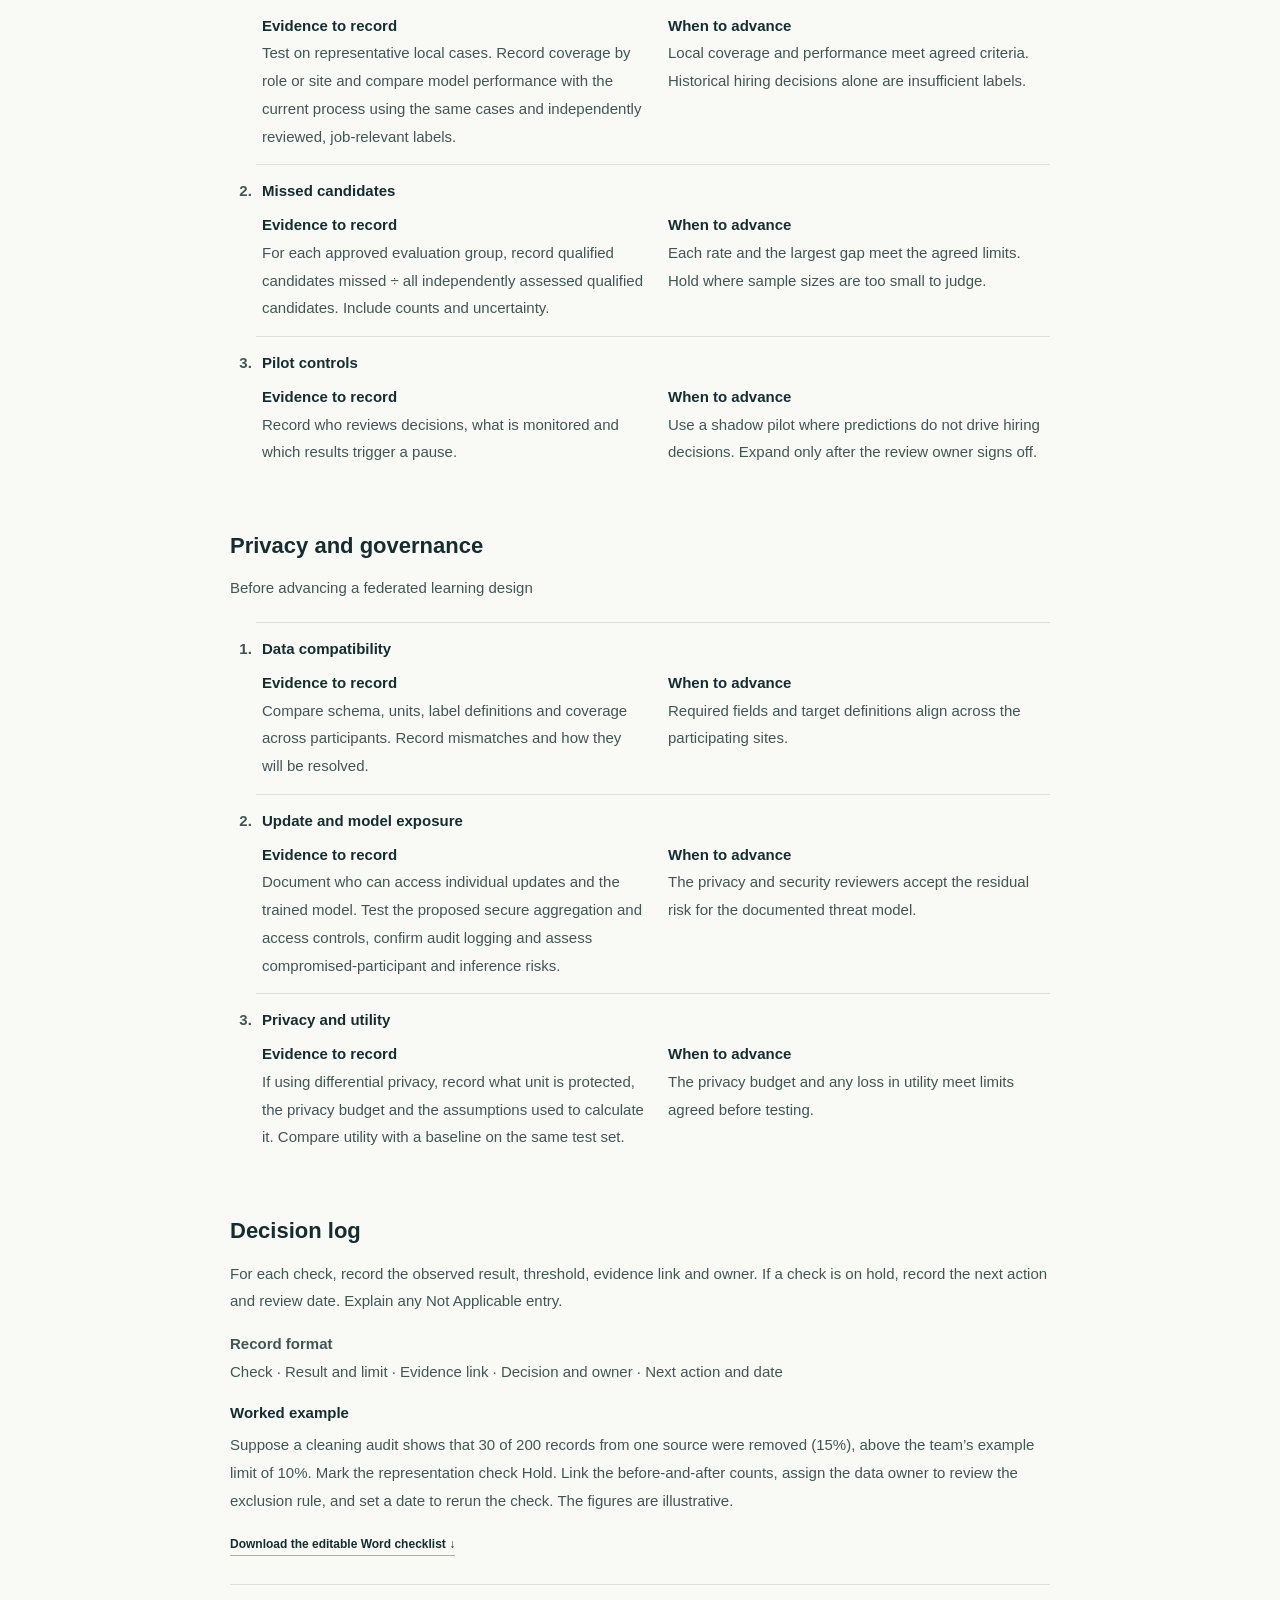
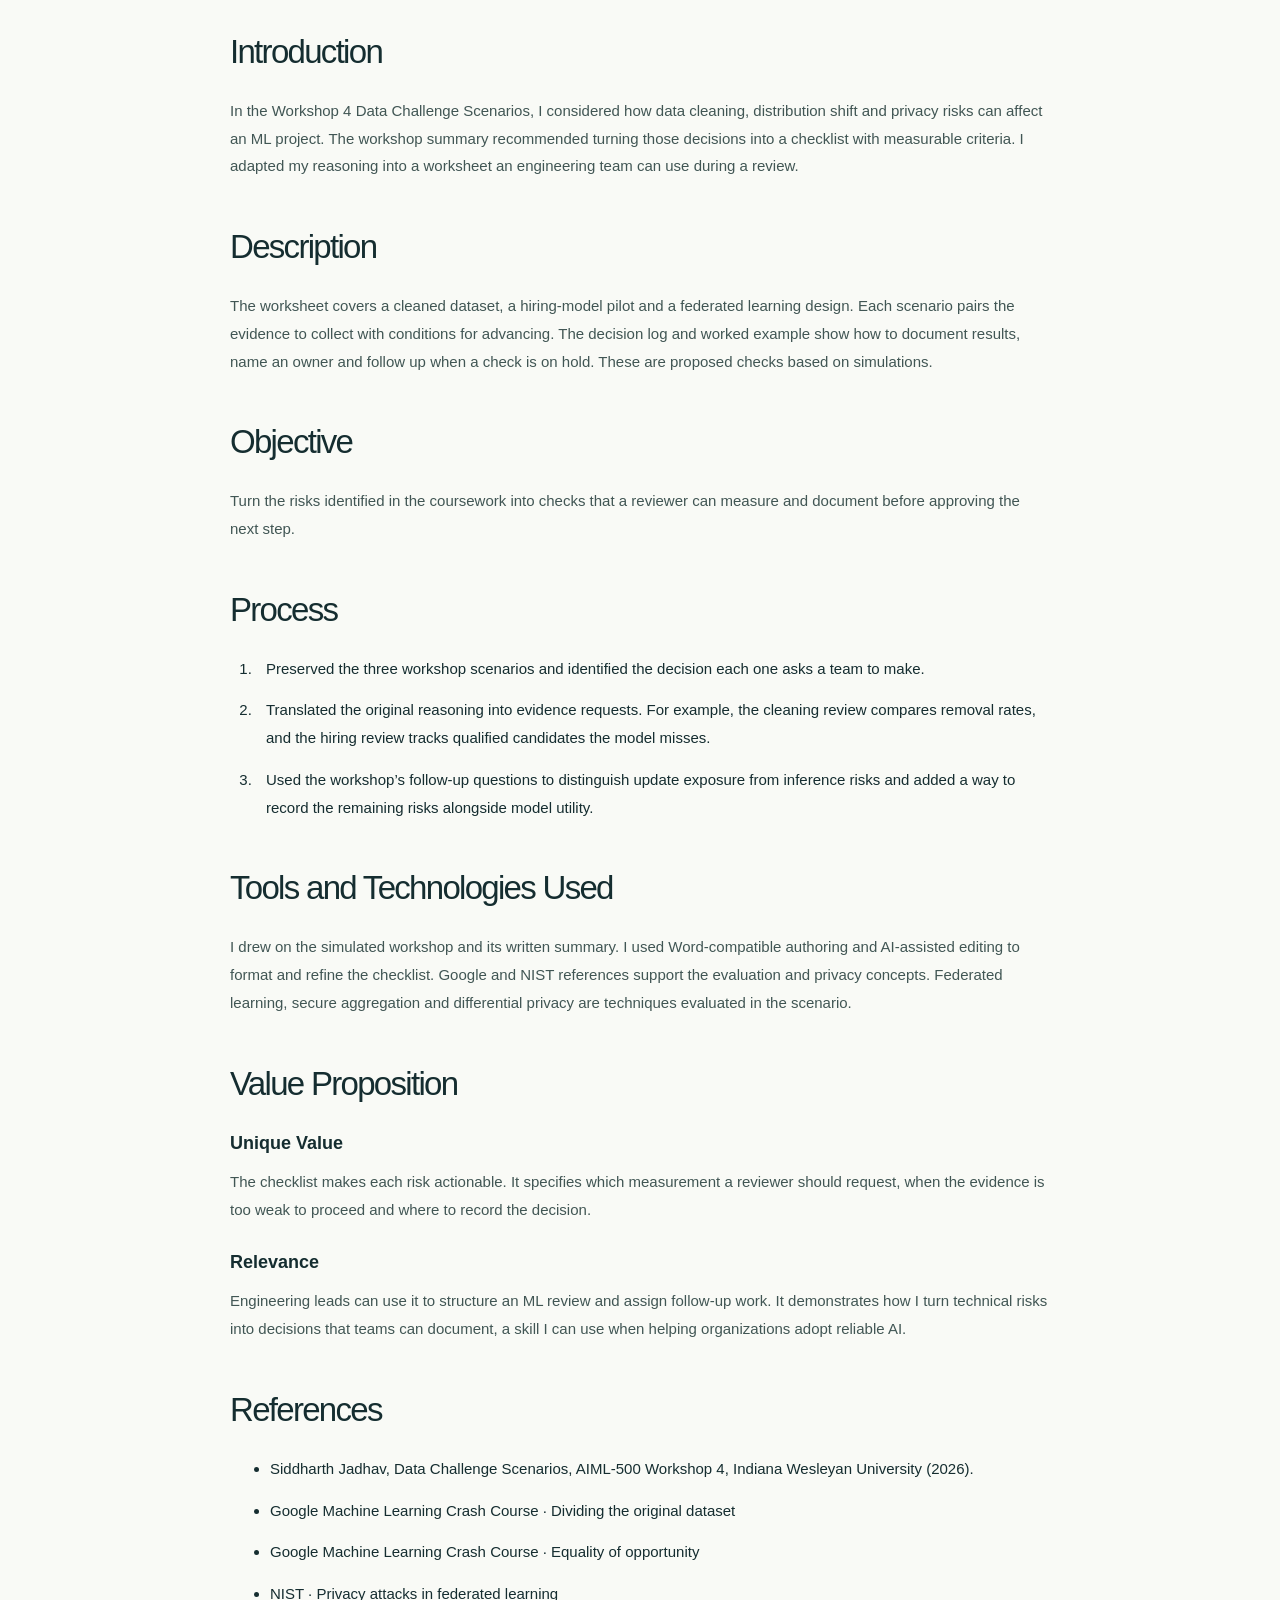
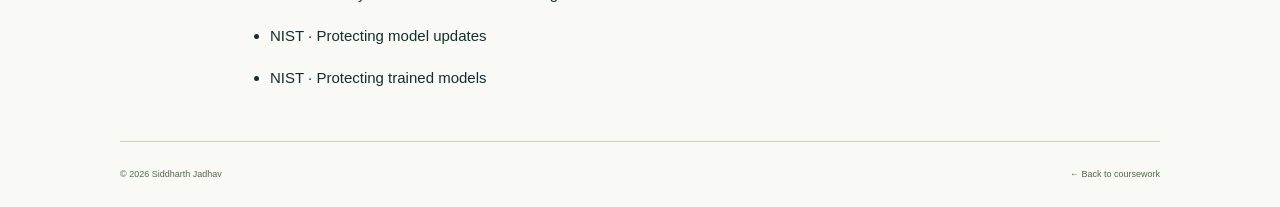
<file: artifacts/responsible-ml-checklist.html>
<!doctype html>
<html lang="en">
<head>
  <meta charset="utf-8">
  <meta name="viewport" content="width=device-width,initial-scale=1">
  <meta http-equiv="refresh" content="0; url=responsible-ml-validation.html#deliverable">
  <link rel="canonical" href="https://sid-iwu.github.io/professional-portfolio/artifacts/responsible-ml-validation.html">
  <title>Responsible ML Validation Checklist | Siddharth Jadhav</title>
</head>
<body>
  <p><a href="responsible-ml-validation.html#deliverable">View the checklist in Artifact 4</a></p>
</body>
</html>
</file>
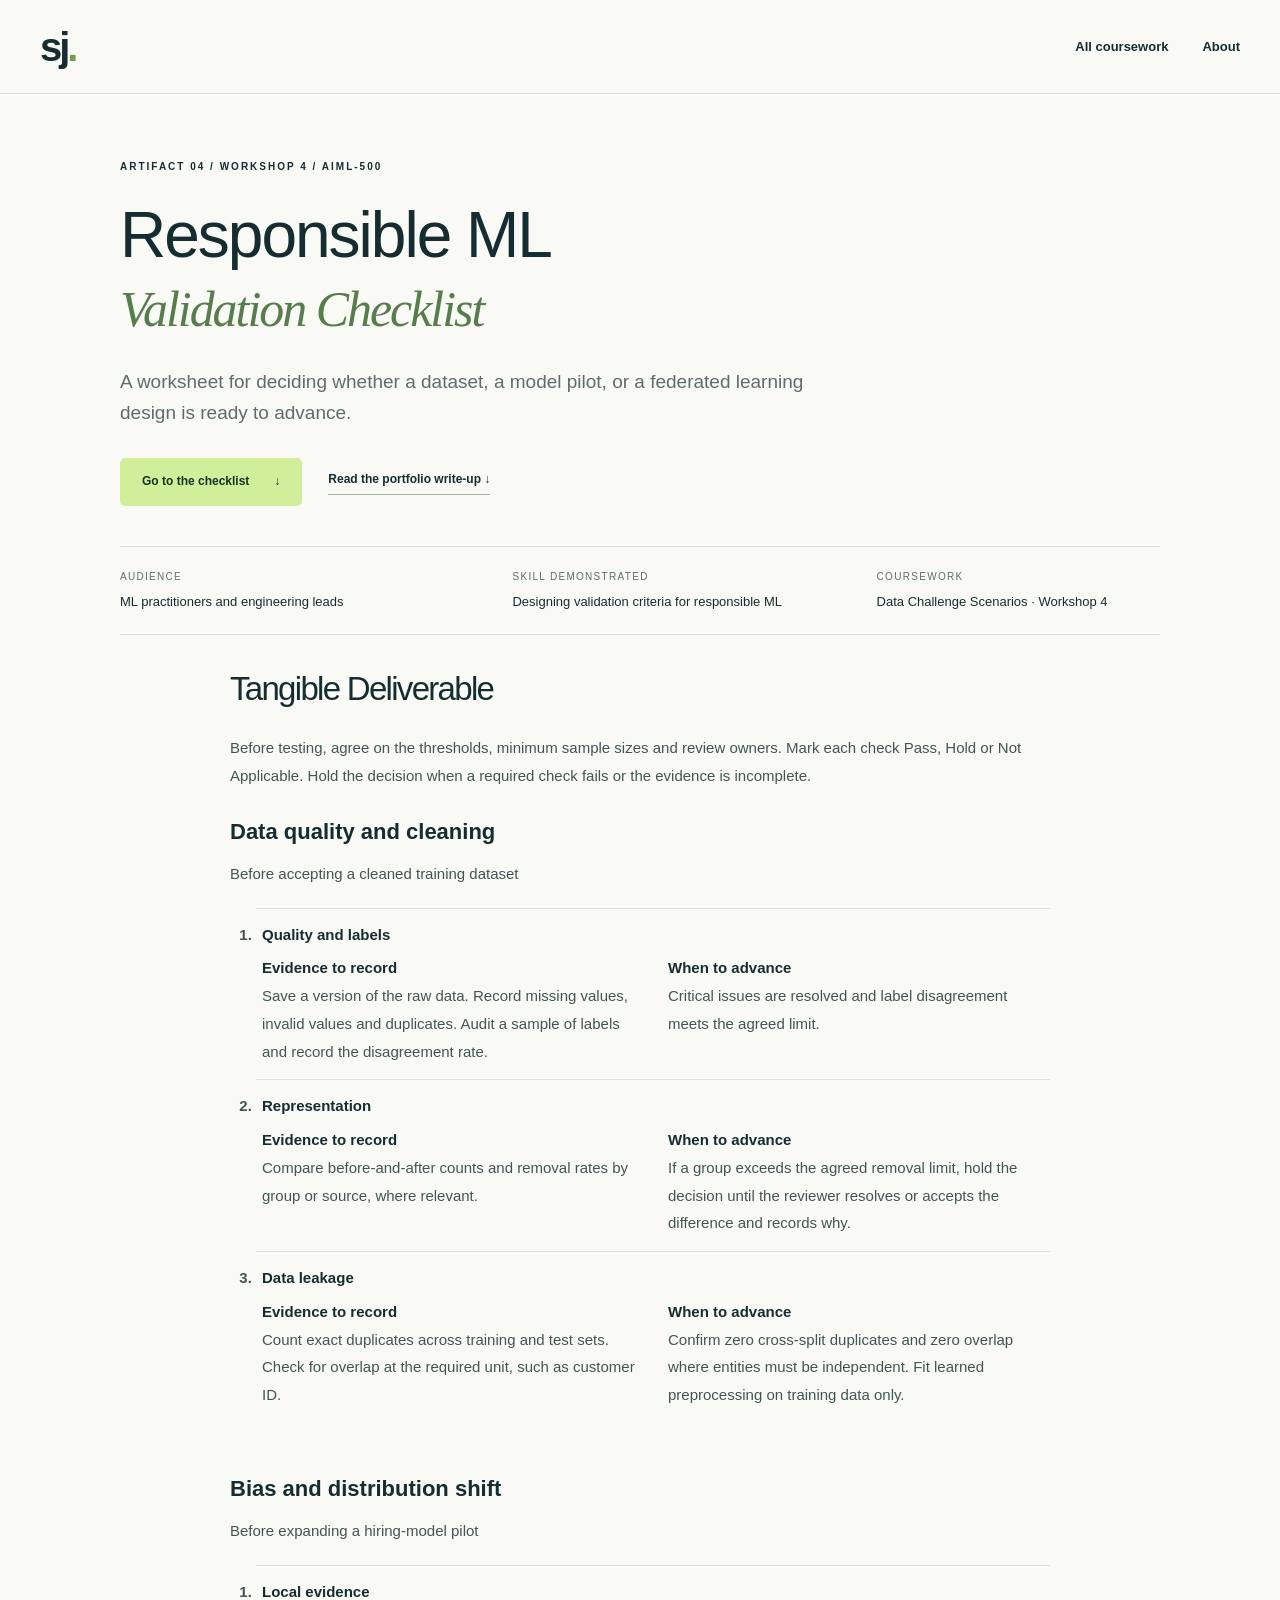
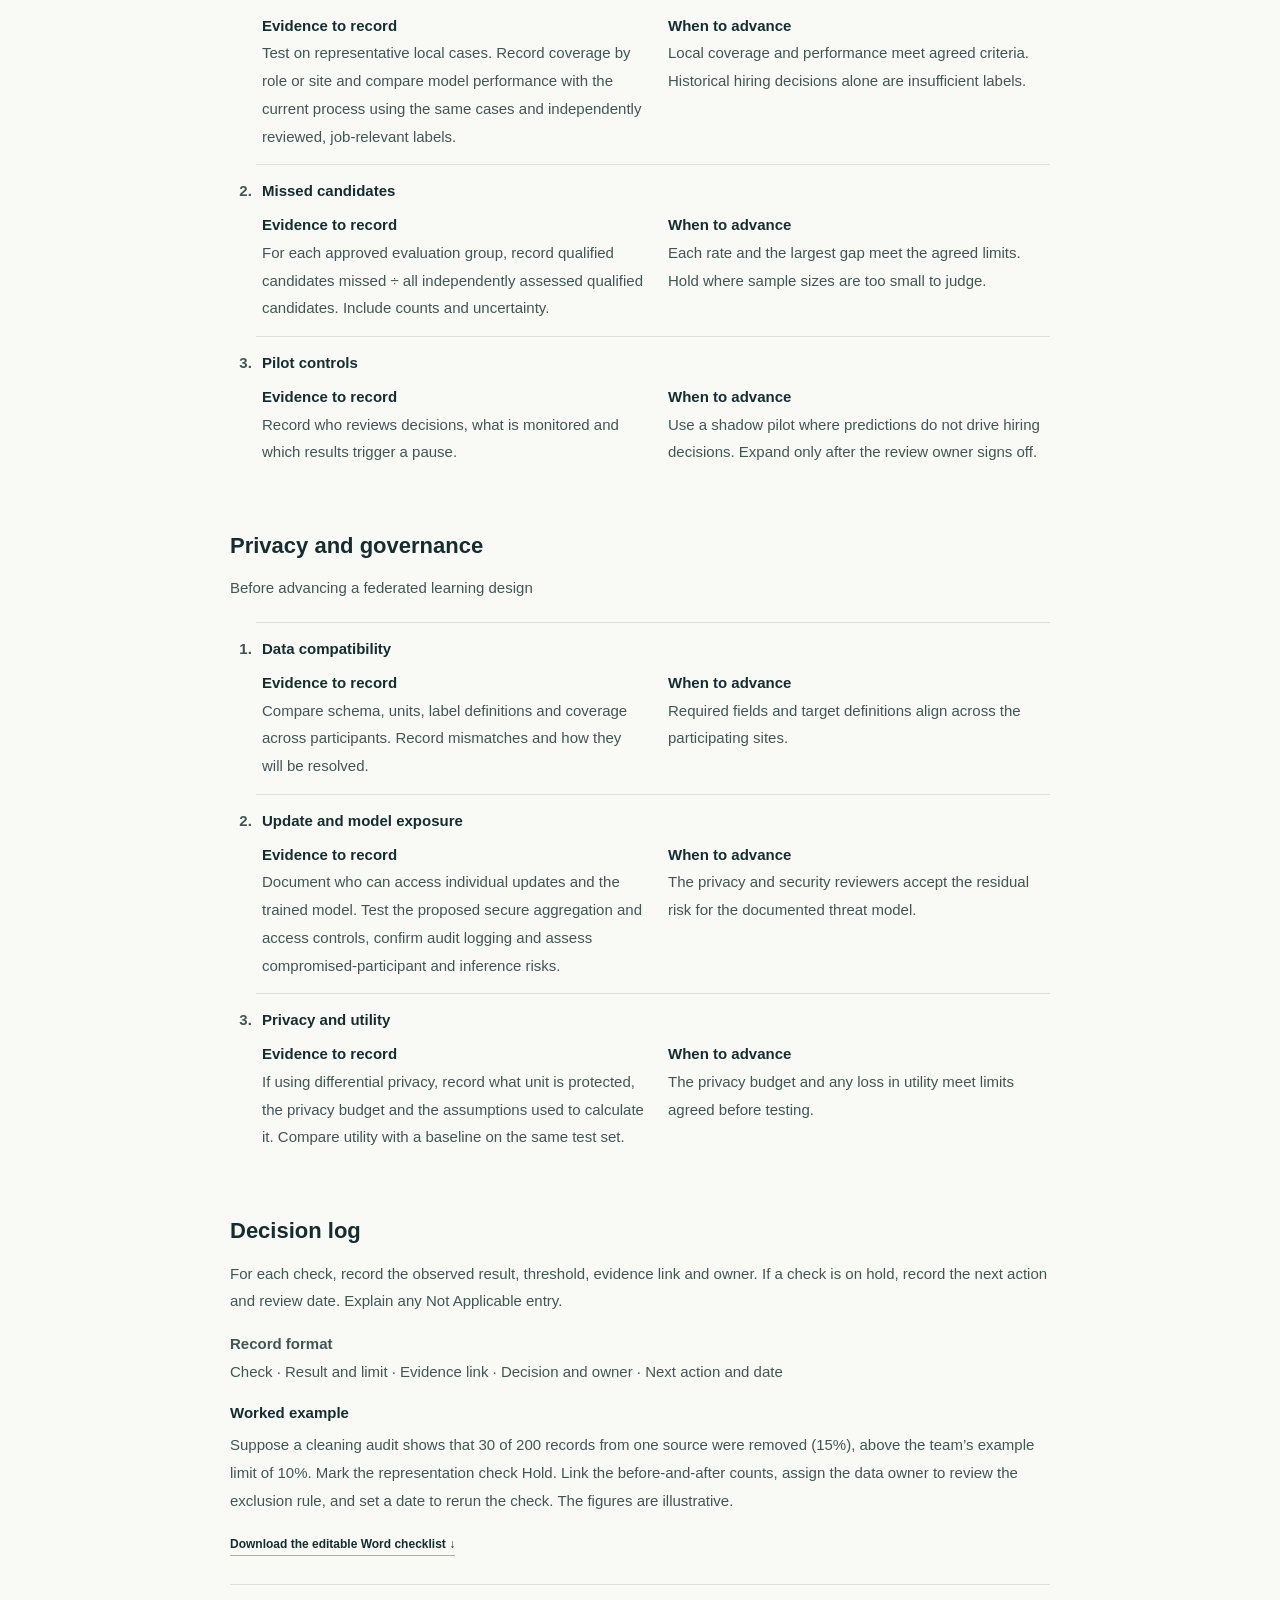
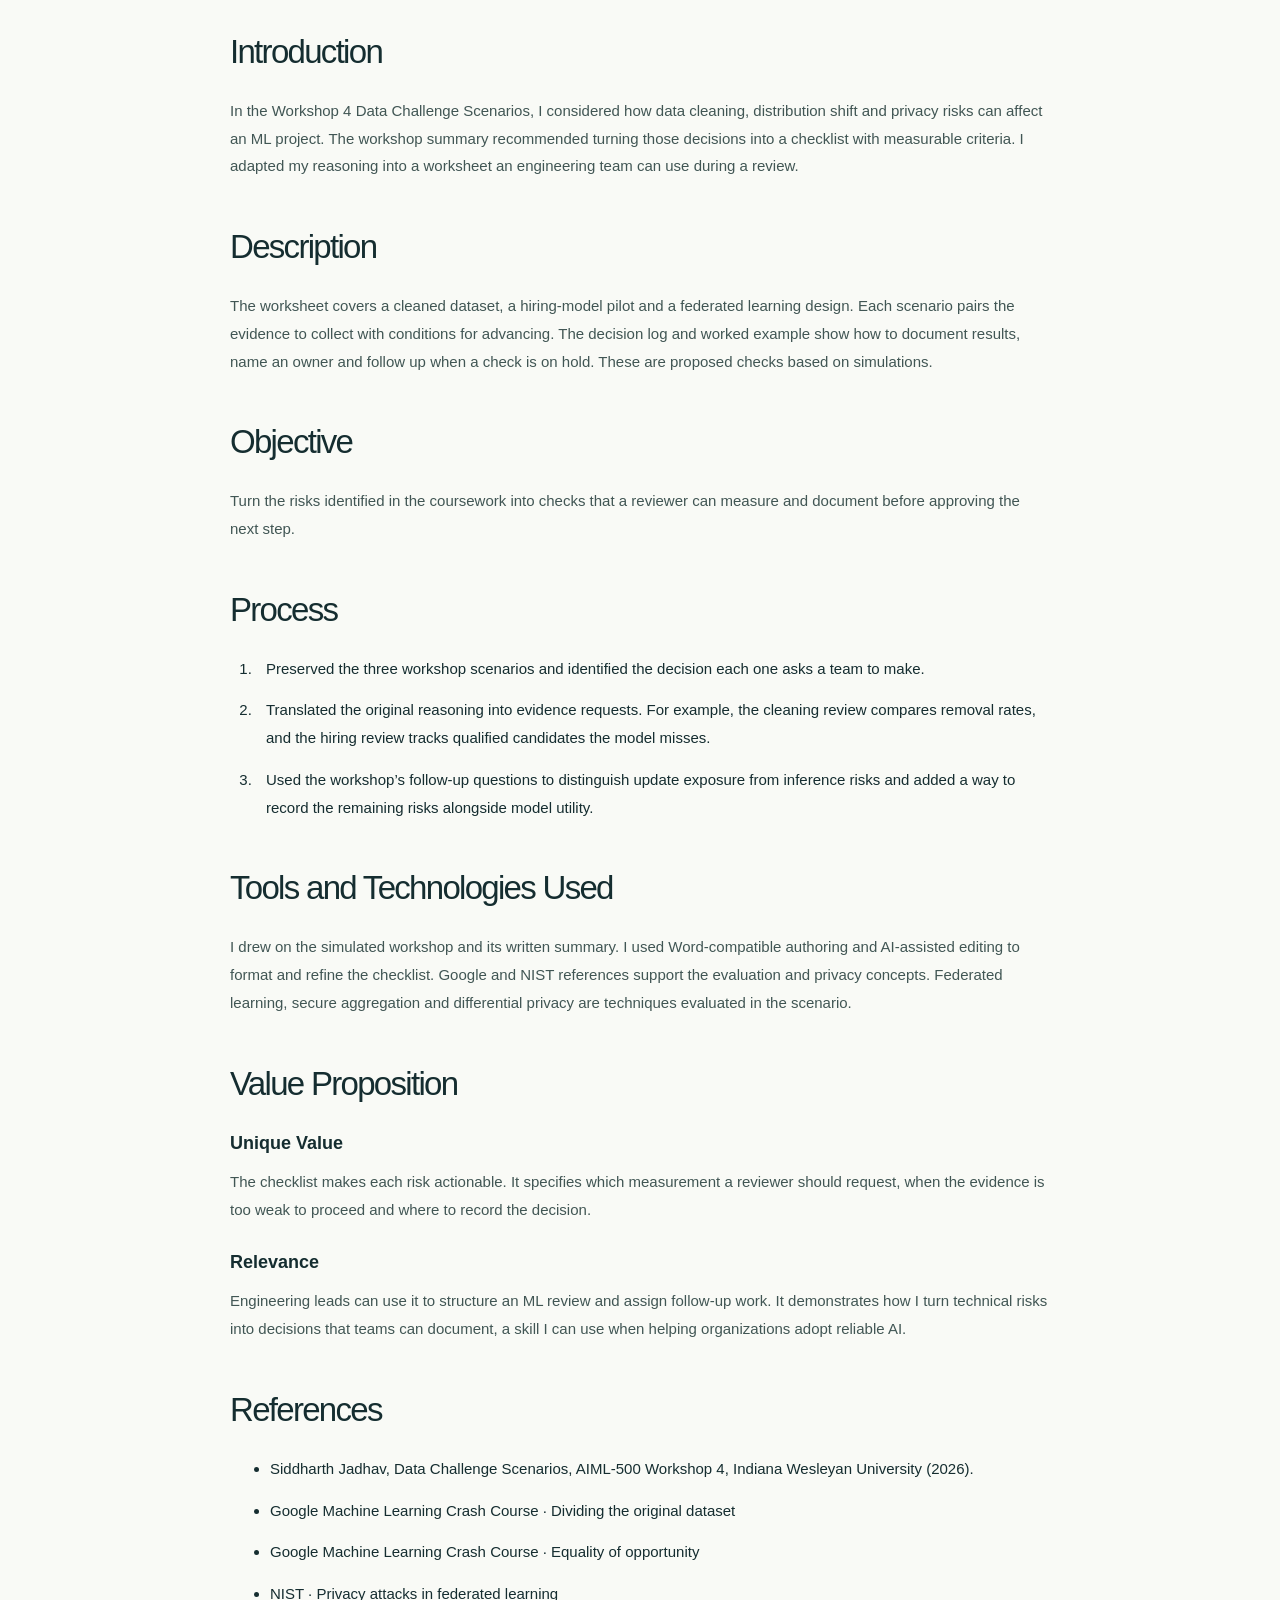
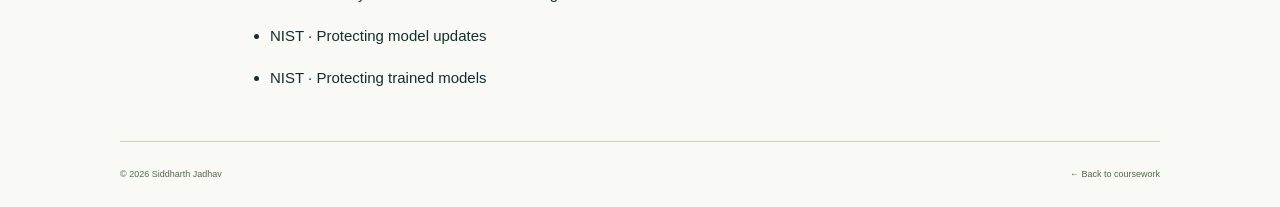
<file: artifacts/responsible-ml-validation.html>
<!doctype html>
<html lang="en">
<head>
  <meta charset="utf-8">
  <meta name="viewport" content="width=device-width,initial-scale=1">
  <meta name="description" content="A portfolio case study on adapting three Workshop 4 data scenarios into a validation checklist for engineering teams.">
  <title>Responsible ML Validation Checklist | Siddharth Jadhav</title>
  <link rel="stylesheet" href="../style.css">
  <link rel="stylesheet" href="case-study.css">
  <link rel="stylesheet" href="responsible-ml-checklist.css">
</head>
<body>
  <a class="skip" href="#main">Skip to content</a>
  <header>
    <a class="brand" href="../index.html" aria-label="Siddharth Jadhav home">sj<span>.</span></a>
    <nav aria-label="Main navigation">
      <a href="../index.html#coursework">All coursework</a>
      <a href="../index.html#about">About</a>
    </nav>
  </header>
  <main id="main">
    <div class="wrap case-wrap">
      <section class="case-hero">
        <p class="eyebrow">ARTIFACT 04 / WORKSHOP 4 / AIML-500</p>
        <h1>Responsible ML<br><em>Validation Checklist</em></h1>
        <p class="case-intro">A worksheet for deciding whether a dataset, a model pilot, or a federated learning design is ready to advance.</p>
        <div class="actions">
          <a class="button lime" href="#deliverable">Go to the checklist <span aria-hidden="true">↓</span></a>
          <a class="text-link" href="#introduction">Read the portfolio write-up <span aria-hidden="true">↓</span></a>
        </div>
        <dl class="case-meta">
          <div><dt>Audience</dt><dd>ML practitioners and engineering leads</dd></div>
          <div><dt>Skill demonstrated</dt><dd>Designing validation criteria for responsible ML</dd></div>
          <div><dt>Coursework</dt><dd>Data Challenge Scenarios · Workshop 4</dd></div>
        </dl>
      </section>
      <div class="case-content">
        <section id="deliverable" class="checklist-content" aria-labelledby="deliverable-heading">
          <h2 id="deliverable-heading">Tangible Deliverable</h2>
          <p>Before testing, agree on the thresholds, minimum sample sizes and review owners. Mark each check Pass, Hold or Not Applicable. Hold the decision when a required check fails or the evidence is incomplete.</p>
          <section>
            <h3>Data quality and cleaning</h3>
            <p>Before accepting a cleaned training dataset</p>
            <ol class="checklist-items">
            <li>
              <h4>Quality and labels</h4>
              <dl>
                <div><dt>Evidence to record</dt><dd>Save a version of the raw data. Record missing values, invalid values and duplicates. Audit a sample of labels and record the disagreement rate.</dd></div>
                <div><dt>When to advance</dt><dd>Critical issues are resolved and label disagreement meets the agreed limit.</dd></div>
              </dl>
            </li>
            <li>
              <h4>Representation</h4>
              <dl>
                <div><dt>Evidence to record</dt><dd>Compare before-and-after counts and removal rates by group or source, where relevant.</dd></div>
                <div><dt>When to advance</dt><dd>If a group exceeds the agreed removal limit, hold the decision until the reviewer resolves or accepts the difference and records why.</dd></div>
              </dl>
            </li>
            <li>
              <h4>Data leakage</h4>
              <dl>
                <div><dt>Evidence to record</dt><dd>Count exact duplicates across training and test sets. Check for overlap at the required unit, such as customer ID.</dd></div>
                <div><dt>When to advance</dt><dd>Confirm zero cross-split duplicates and zero overlap where entities must be independent. Fit learned preprocessing on training data only.</dd></div>
              </dl>
            </li>
            </ol>
          </section>
          <section>
            <h3>Bias and distribution shift</h3>
            <p>Before expanding a hiring-model pilot</p>
            <ol class="checklist-items">
            <li>
              <h4>Local evidence</h4>
              <dl>
                <div><dt>Evidence to record</dt><dd>Test on representative local cases. Record coverage by role or site and compare model performance with the current process using the same cases and independently reviewed, job-relevant labels.</dd></div>
                <div><dt>When to advance</dt><dd>Local coverage and performance meet agreed criteria. Historical hiring decisions alone are insufficient labels.</dd></div>
              </dl>
            </li>
            <li>
              <h4>Missed candidates</h4>
              <dl>
                <div><dt>Evidence to record</dt><dd>For each approved evaluation group, record qualified candidates missed ÷ all independently assessed qualified candidates. Include counts and uncertainty.</dd></div>
                <div><dt>When to advance</dt><dd>Each rate and the largest gap meet the agreed limits. Hold where sample sizes are too small to judge.</dd></div>
              </dl>
            </li>
            <li>
              <h4>Pilot controls</h4>
              <dl>
                <div><dt>Evidence to record</dt><dd>Record who reviews decisions, what is monitored and which results trigger a pause.</dd></div>
                <div><dt>When to advance</dt><dd>Use a shadow pilot where predictions do not drive hiring decisions. Expand only after the review owner signs off.</dd></div>
              </dl>
            </li>
            </ol>
          </section>
          <section>
            <h3>Privacy and governance</h3>
            <p>Before advancing a federated learning design</p>
            <ol class="checklist-items">
            <li>
              <h4>Data compatibility</h4>
              <dl>
                <div><dt>Evidence to record</dt><dd>Compare schema, units, label definitions and coverage across participants. Record mismatches and how they will be resolved.</dd></div>
                <div><dt>When to advance</dt><dd>Required fields and target definitions align across the participating sites.</dd></div>
              </dl>
            </li>
            <li>
              <h4>Update and model exposure</h4>
              <dl>
                <div><dt>Evidence to record</dt><dd>Document who can access individual updates and the trained model. Test the proposed secure aggregation and access controls, confirm audit logging and assess compromised-participant and inference risks.</dd></div>
                <div><dt>When to advance</dt><dd>The privacy and security reviewers accept the residual risk for the documented threat model.</dd></div>
              </dl>
            </li>
            <li>
              <h4>Privacy and utility</h4>
              <dl>
                <div><dt>Evidence to record</dt><dd>If using differential privacy, record what unit is protected, the privacy budget and the assumptions used to calculate it. Compare utility with a baseline on the same test set.</dd></div>
                <div><dt>When to advance</dt><dd>The privacy budget and any loss in utility meet limits agreed before testing.</dd></div>
              </dl>
            </li>
            </ol>
          </section>
          <section>
            <h3>Decision log</h3>
            <p>For each check, record the observed result, threshold, evidence link and owner. If a check is on hold, record the next action and review date. Explain any Not Applicable entry.</p>
            <p><strong>Record format</strong><br>Check · Result and limit · Evidence link · Decision and owner · Next action and date</p>
            <h4>Worked example</h4>
            <p>Suppose a cleaning audit shows that 30 of 200 records from one source were removed (15%), above the team’s example limit of 10%. Mark the representation check Hold. Link the before-and-after counts, assign the data owner to review the exclusion rule, and set a date to rerun the check. The figures are illustrative.</p>
            <a class="text-link" href="responsible-ml-checklist.docx" download>Download the editable Word checklist <span aria-hidden="true">↓</span></a>
          </section>
        </section>
        <section id="introduction">
          <h2>Introduction</h2>
          <p>In the Workshop 4 Data Challenge Scenarios, I considered how data cleaning, distribution shift and privacy risks can affect an ML project. The workshop summary recommended turning those decisions into a checklist with measurable criteria. I adapted my reasoning into a worksheet an engineering team can use during a review.</p>
        </section>
        <section id="description">
          <h2>Description</h2>
          <p>The worksheet covers a cleaned dataset, a hiring-model pilot and a federated learning design. Each scenario pairs the evidence to collect with conditions for advancing. The decision log and worked example show how to document results, name an owner and follow up when a check is on hold. These are proposed checks based on simulations.</p>
        </section>
        <section id="objective">
          <h2>Objective</h2>
          <p>Turn the risks identified in the coursework into checks that a reviewer can measure and document before approving the next step.</p>
        </section>
        <section id="process">
          <h2>Process</h2>
          <ol class="process-list">
            <li>Preserved the three workshop scenarios and identified the decision each one asks a team to make.</li>
            <li>Translated the original reasoning into evidence requests. For example, the cleaning review compares removal rates, and the hiring review tracks qualified candidates the model misses.</li>
            <li>Used the workshop’s follow-up questions to distinguish update exposure from inference risks and added a way to record the remaining risks alongside model utility.</li>
          </ol>
        </section>
        <section id="tools">
          <h2>Tools and Technologies Used</h2>
          <p>I drew on the simulated workshop and its written summary. I used Word-compatible authoring and AI-assisted editing to format and refine the checklist. Google and NIST references support the evaluation and privacy concepts. Federated learning, secure aggregation and differential privacy are techniques evaluated in the scenario.</p>
        </section>
        <section id="value-proposition">
          <h2>Value Proposition</h2>
          <h3>Unique Value</h3>
          <p>The checklist makes each risk actionable. It specifies which measurement a reviewer should request, when the evidence is too weak to proceed and where to record the decision.</p>
          <h3>Relevance</h3>
          <p>Engineering leads can use it to structure an ML review and assign follow-up work. It demonstrates how I turn technical risks into decisions that teams can document, a skill I can use when helping organizations adopt reliable AI.</p>
        </section>
        <section id="references">
          <h2>References</h2>
          <ul><li>Siddharth Jadhav, Data Challenge Scenarios, AIML-500 Workshop 4, Indiana Wesleyan University (2026).</li><li><a href="https://developers.google.com/machine-learning/crash-course/overfitting/dividing-datasets">Google Machine Learning Crash Course · Dividing the original dataset</a></li><li><a href="https://developers.google.com/machine-learning/crash-course/fairness/equality-of-opportunity">Google Machine Learning Crash Course · Equality of opportunity</a></li><li><a href="https://www.nist.gov/blogs/cybersecurity-insights/privacy-attacks-federated-learning">NIST · Privacy attacks in federated learning</a></li><li><a href="https://www.nist.gov/blogs/cybersecurity-insights/protecting-model-updates-privacy-preserving-federated-learning">NIST · Protecting model updates</a></li><li><a href="https://www.nist.gov/blogs/cybersecurity-insights/protecting-trained-models-privacy-preserving-federated-learning">NIST · Protecting trained models</a></li></ul>
        </section>
      </div>
      <footer><span>© 2026 Siddharth Jadhav</span><a href="../index.html#coursework">← Back to coursework</a></footer>
    </div>
  </main>
</body>
</html>
</file>
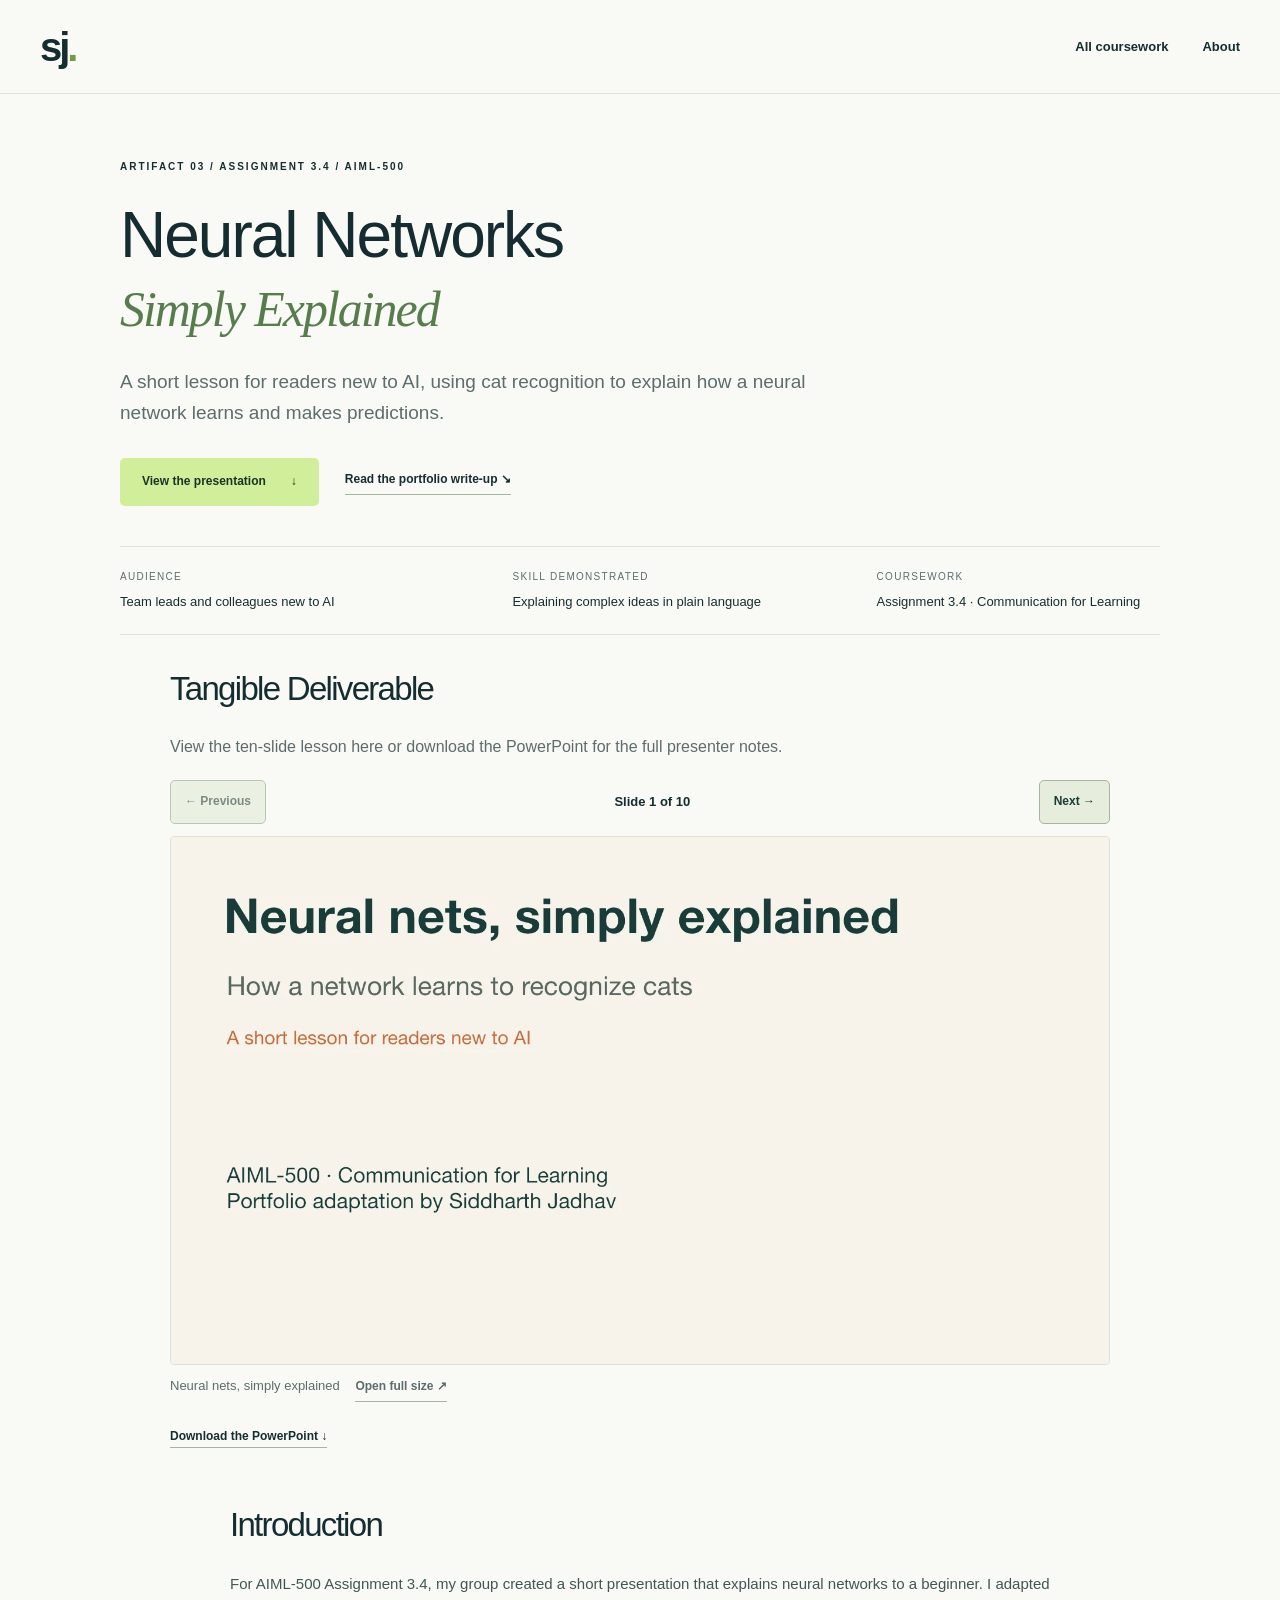
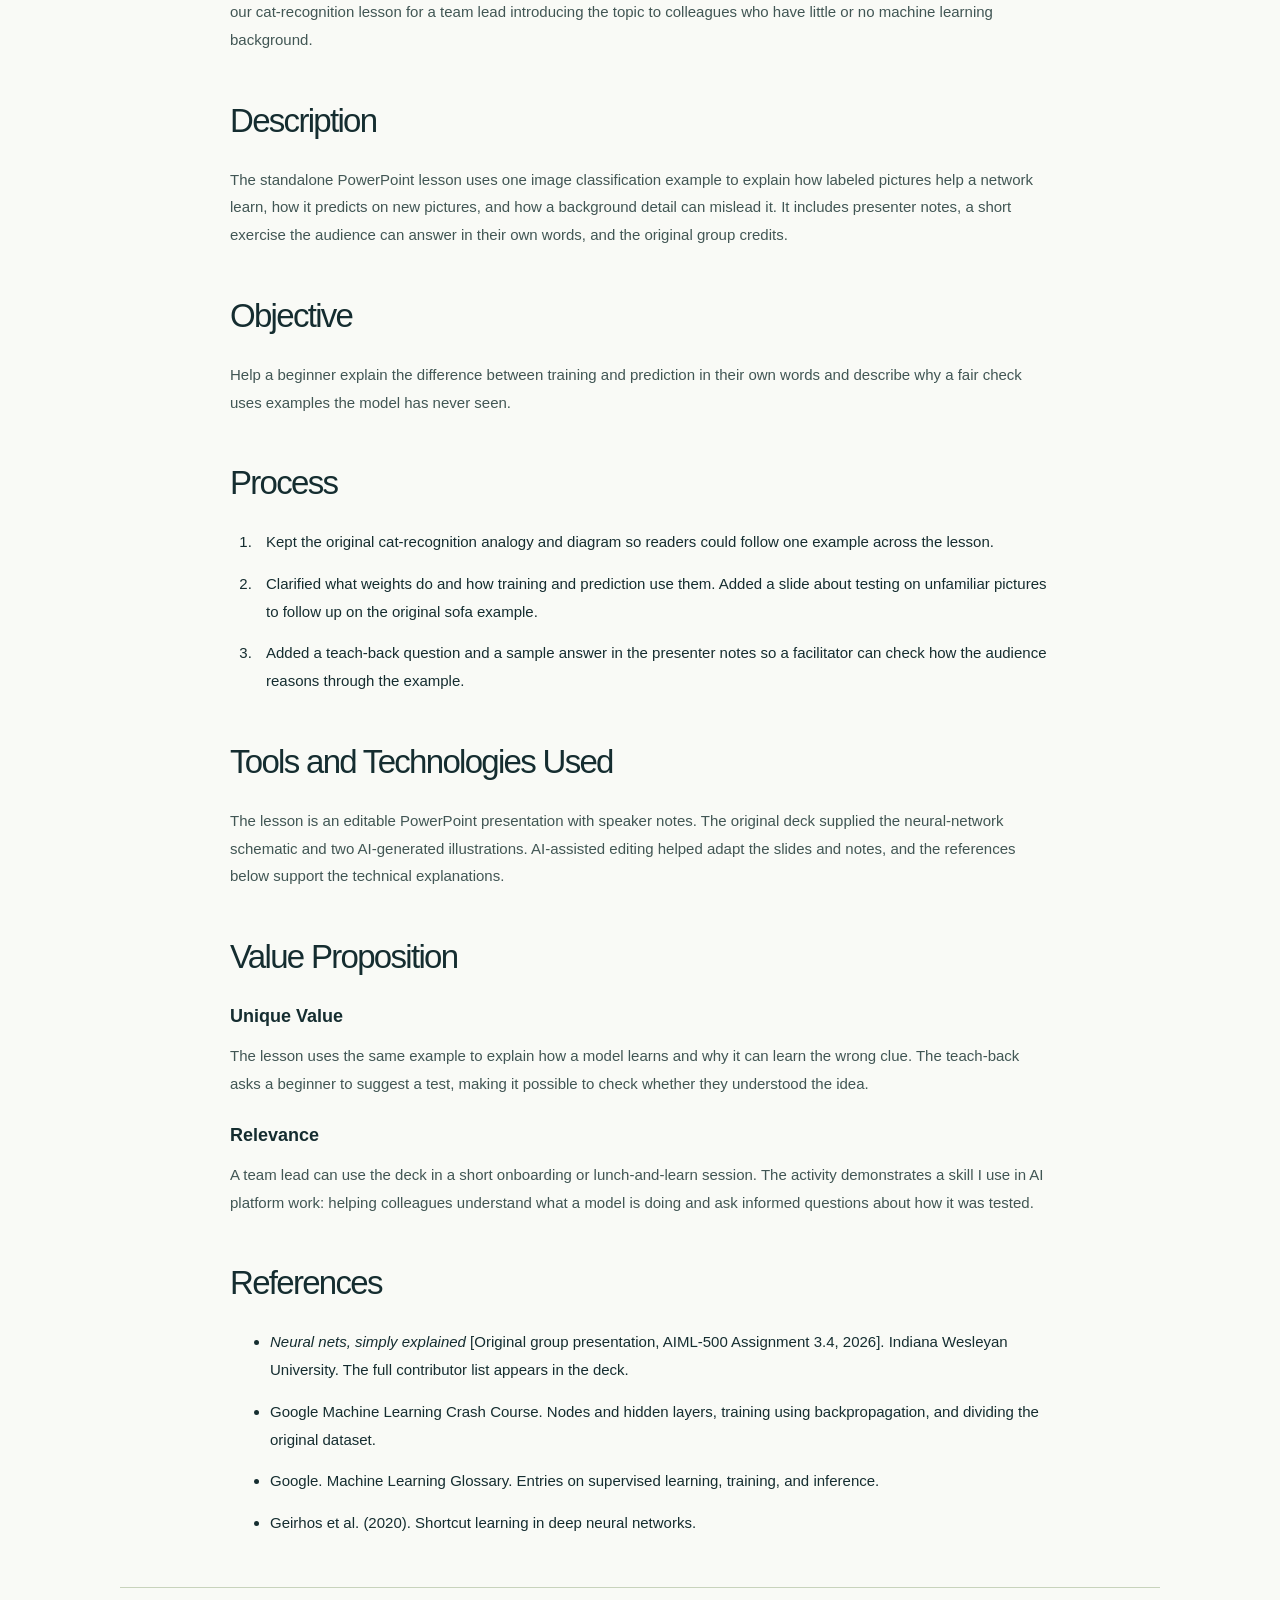
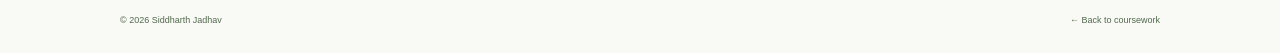
<file: artifacts/verifying-ai-answers.html>
<!doctype html>
<html lang="en">
<head>
  <meta charset="utf-8">
  <meta name="viewport" content="width=device-width,initial-scale=1">
  <meta http-equiv="refresh" content="0; url=neural-networks.html">
  <title>Artifact 3 has moved</title>
</head>
<body>
  <p>Artifact 3 is now <a href="neural-networks.html">Neural Networks Simply Explained</a>.</p>
</body>
</html>
</file>
<file: style.css>
:root{--ink:#152d30;--muted:#5d6c6c;--paper:#f9faf6;--line:#dce2d9;--lime:#d1ee9b;--dark:#102f32}*{box-sizing:border-box}html{scroll-behavior:smooth;scroll-padding-top:90px}body{margin:0;background:var(--paper);color:var(--ink);font-family:Arial,Helvetica,sans-serif;font-size:16px;line-height:1.65}a{color:inherit;text-decoration:none}button{font:inherit}a,button{touch-action:manipulation}a:focus-visible,button:focus-visible{outline:3px solid #679b30;outline-offset:5px}.wrap{max-width:1200px;margin:auto;padding-left:40px;padding-right:40px}header{height:94px;max-width:1280px;margin:auto;padding:0 40px;display:flex;align-items:center;justify-content:space-between;border-bottom:1px solid var(--line)}.brand{font-size:40px;line-height:1;font-weight:800;letter-spacing:-3px}.brand span{color:#739d3f}nav{display:flex;align-items:center;gap:34px;font-size:13px;font-weight:600}.nav-contact{border:1px solid #bcc9bb;border-radius:30px;padding:10px 19px}.nav-contact span{margin-left:14px}.hero{display:grid;grid-template-columns:1.25fr 1fr;gap:60px;align-items:center;padding-top:70px;padding-bottom:65px}.eyebrow{font-size:10px;font-weight:700;letter-spacing:2px;margin:0 0 25px}.dot{display:inline-block;width:7px;height:7px;background:#749949;border-radius:50%;margin-right:7px}h1,h2,h3,p{margin-top:0}h1{font-size:clamp(44px,4.8vw,67px);line-height:1.08;letter-spacing:-3.3px;font-weight:500;margin-bottom:27px}em{font-family:Georgia,'Times New Roman',serif;font-weight:400}h1 em{color:#577d4d}.intro{font-size:17px;color:var(--muted);max-width:470px;line-height:1.8}.actions{display:flex;gap:26px;align-items:center;margin-top:30px;flex-wrap:wrap}.button{display:inline-flex;align-items:center;justify-content:space-between;gap:25px;border-radius:5px;padding:14px 22px;font-size:12px;font-weight:700;transition:transform .2s,background .2s}.button:hover{transform:translateY(-2px)}.lime{background:var(--lime);color:#193326}.dark{background:var(--dark);color:white}.text-link{font-weight:600;font-size:12px;border-bottom:1px solid #a6b5a0;padding-bottom:4px}.hero-meta{display:flex;gap:22px;margin-top:42px;color:var(--muted);font-size:10px;letter-spacing:.3px}.hero-meta span+span:before{content:'•';margin-right:22px;color:#7f9678}.hero-visual{isolation:isolate;height:460px;border-radius:4px;background:var(--dark);overflow:hidden;position:relative;color:#e1ecd6;padding:25px 28px;display:flex;flex-direction:column;justify-content:space-between}.visual-top,.visual-bottom{display:flex;justify-content:space-between;font-size:9px;letter-spacing:1.8px;z-index:1}.visual-top{color:#9bb4ac}.visual-bottom{border-top:1px solid #4d6863;padding-top:20px}.visual-bottom span:last-child{font-size:22px;line-height:1}.visual-word{font-family:Georgia,serif;font-size:78px;line-height:1.1;letter-spacing:-3px;z-index:1;margin-left:12px}.visual-word span{color:var(--lime);font-style:italic}.orbit{position:absolute;width:420px;height:420px;border:1px solid #6e8871;border-radius:50%;opacity:.35;z-index:0;right:-225px;top:50px}.orbit-two{width:600px;height:600px;right:-310px;top:-40px}.hero-visual:after{content:'';position:absolute;width:10px;height:10px;background:var(--lime);border-radius:50%;right:61px;top:90px}.focus-strip{border-block:1px solid var(--line);background:#eef2e9}.focus-strip .wrap{display:flex;justify-content:space-between;gap:20px;padding-block:23px;font-size:11px;color:#536b59}.focus-strip span:before{content:'✳';margin-right:12px;color:#708559}section{scroll-margin-top:20px}h2{font-size:42px;line-height:1.18;letter-spacing:-1.7px;font-weight:500;margin-bottom:25px}h2 em{color:#5e7b53}.value-section{padding-block:90px}.value-grid{display:grid;grid-template-columns:1fr 1fr;gap:85px}.value-grid h2{font-size:43px}.value-grid p:not(.large-copy),.about-copy>p:not(.large-copy){color:var(--muted);font-size:14px}.large-copy{font-size:20px;line-height:1.6;letter-spacing:-.3px}.value-grid .text-link{display:inline-block;margin-top:12px}.course-section{background:#edf1e8;padding:80px 0}.section-heading{display:flex;justify-content:space-between;align-items:flex-end;gap:30px;margin-bottom:18px}.section-heading .eyebrow{margin-bottom:16px}.section-heading h2{margin-bottom:0}.counter{font-size:10px;white-space:nowrap;border:1px solid #c5cebc;padding:8px 13px;border-radius:30px;margin-bottom:6px}.section-intro{font-size:14px;color:var(--muted);max-width:730px;margin-top:25px;margin-bottom:30px}.notice{display:flex;gap:13px;background:#f9faf5;border:1px solid #d5dfca;padding:17px 20px;margin-bottom:26px;border-radius:4px}.notice p{font-size:11px;line-height:1.7;margin:0;color:#5c6b57}.notice p strong{color:var(--ink)}.notice-icon{border:1px solid #748465;border-radius:50%;width:17px;height:17px;line-height:16px;text-align:center;flex-shrink:0;font-size:11px;margin-top:2px}.artifact{display:flex;align-items:center;gap:25px;padding:24px 4px;border-top:1px solid #cfd8c7}.artifact:last-child{border-bottom:1px solid #cfd8c7}.artifact-num{font:italic 28px Georgia,serif;color:#7d8f72;width:48px}.artifact-info{flex:1}.artifact h3{font-size:17px;font-weight:500;margin:0 0 2px;letter-spacing:-.3px}.artifact p{margin:0;font-size:11px;color:var(--muted)}.status{font-size:9px;color:#576c4f;letter-spacing:.5px;border:1px solid #c3cfb9;padding:4px 9px;border-radius:4px}.artifact button{border:0;background:transparent;color:var(--ink);cursor:pointer;font-size:11px;padding:10px}.artifact button span{font-size:19px;margin-left:20px}.artifact button:hover{text-decoration:underline}.course-bottom{display:flex;justify-content:space-between;margin-top:24px;gap:20px;align-items:center}.course-bottom p{font-size:11px;color:var(--muted);margin:0}.about-section{display:grid;grid-template-columns:.8fr 1.3fr;gap:100px;padding-block:100px}.monogram{position:relative;background:#e5ebdd;border:1px solid #d7dfcd;font-family:Georgia,serif;font-size:102px;line-height:1;padding:45px 35px;width:210px;height:220px;letter-spacing:-8px;margin-top:40px}.monogram span{position:absolute;bottom:15px;right:20px;font:24px Arial;letter-spacing:0}.small-label{font-size:9px;letter-spacing:1.4px;line-height:2;margin-top:22px;color:var(--muted)}.about-copy .large-copy{font-size:20px}.education{display:flex;gap:20px;border-top:1px solid var(--line);padding-top:24px;margin-top:30px;font-size:12px}.education-icon{font-size:23px;background:#e8eedf;width:45px;height:45px;text-align:center;line-height:45px;flex-shrink:0}.education p{font-size:12px;margin:3px 0}.education div>span{font-size:10px;color:var(--muted)}.experience-section{background:var(--dark);color:#f2f4e9;padding-block:80px}.experience-section .eyebrow{color:#b6cea7}.heading-note{font-size:11px;color:#b1c3bc;line-height:1.8;margin:0 0 5px}.project-grid{display:grid;grid-template-columns:repeat(3,1fr);gap:20px;margin-top:42px}.project-card{border:1px solid #48615a;border-radius:4px;padding:28px 25px;display:flex;flex-direction:column}.project-number{font-size:9px;letter-spacing:1.4px;color:#bed993;margin-bottom:30px}.project-card h3{font-size:26px;line-height:1.25;font-weight:400;letter-spacing:-.6px}.project-card>p{font-size:12px;color:#b8c9c0;line-height:1.8;flex:1}.outcome{border-top:1px solid #48615a;padding-top:20px;margin-top:20px;display:flex;flex-direction:column;gap:5px}.outcome strong{font:40px Georgia,serif;color:#d1ee9b;letter-spacing:-1px}.outcome span{font-size:10px;line-height:1.7;color:#bdcec6;min-height:52px}.tags{display:flex;flex-wrap:wrap;gap:6px;margin-top:23px}.tags span{font-size:8px;border:1px solid #5a7168;border-radius:3px;padding:3px 6px;color:#c4d2c9}.career-line{display:flex;justify-content:space-between;align-items:center;gap:20px;margin-top:30px;font-size:10px;color:#bbccc2}.career-line p{margin:0}.career-line b{font-weight:400;color:#76917f;padding:0 8px}.career-line>a{color:#e1eccb}.toolkit-section{display:grid;grid-template-columns:1fr 1.25fr;gap:80px;padding-block:90px}.toolkit>div{border-top:1px solid var(--line);padding:18px 0 3px}.toolkit h3{font-size:12px;font-weight:700;margin-bottom:7px}.toolkit p{font-size:12px;color:var(--muted);line-height:1.9}.contact-section{background:#e6eddc;padding-top:70px}.contact-section h2{font-size:48px}.contact-section>.wrap>p:not(.eyebrow){max-width:540px;color:var(--muted);font-size:14px}.contact-section .lime{background:var(--dark);color:#e2efcb}.contact-section .actions{margin-bottom:70px}footer{border-top:1px solid #c8d3bc;padding-block:25px;display:flex;justify-content:space-between;font-size:9px;color:#52694d}dialog{border:1px solid #c0ceb6;background:var(--paper);color:var(--ink);border-radius:8px;max-width:740px;width:calc(100% - 32px);max-height:85vh;padding:30px 38px;box-shadow:0 25px 90px #001e2540}dialog::backdrop{background:#06262bcc;backdrop-filter:blur(4px)}.dialog-top{display:flex;justify-content:space-between;align-items:center}.dialog-top .eyebrow{margin:0}.dialog-top button{background:transparent;border:0;cursor:pointer;padding:7px;font-size:20px}.dialog-intro{font-size:13px;color:var(--muted)}dialog h2{font-size:32px;margin:15px 0}.template-field{padding:15px 0;border-top:1px solid var(--line)}.template-field h3{font-size:13px;margin:0 0 4px}.template-field p{font-size:12px;color:var(--muted);margin:0}.template-field ul{font-size:12px;color:var(--muted);padding-left:18px;margin:8px 0}.template-field a{font-size:12px;text-decoration:underline}dialog>.button{margin-top:20px}.skip{position:absolute;left:10px;top:-80px;background:var(--ink);color:white;padding:10px;z-index:100}.skip:focus{top:10px}@media(min-width:1450px){.wrap{max-width:1280px}.hero{gap:90px;padding-top:90px;padding-bottom:90px}.hero-visual{height:485px}}@media(max-width:900px){.wrap{padding-inline:26px}header{padding-inline:26px}.hero{gap:30px}h1{font-size:48px}.hero-visual{height:420px}.visual-word{font-size:66px}.value-grid{gap:45px}.about-section{gap:45px}.project-grid{gap:12px}.project-card{padding:23px 17px}.project-card h3{font-size:23px}.toolkit-section{gap:40px}.heading-note{max-width:230px}}@media(max-width:650px){html{scroll-padding-top:20px}header{height:78px}.brand{font-size:34px}nav{gap:17px;font-size:10px}.nav-contact{padding:7px 10px}.nav-contact span{display:none}.hero{grid-template-columns:1fr;padding-top:45px;padding-bottom:40px;gap:38px}h1{font-size:53px;letter-spacing:-2.5px}.eyebrow{font-size:8px;letter-spacing:1.6px}.intro{font-size:15px}.hero-visual{height:330px}.visual-word{font-size:64px;line-height:1}.visual-top,.visual-bottom{font-size:8px}.hero-meta{font-size:8px;gap:14px;margin-top:28px}.hero-meta span+span:before{margin-right:14px}.focus-strip .wrap{display:grid;grid-template-columns:1fr 1fr;font-size:9px;gap:12px}.value-section{padding-block:55px}.value-grid{grid-template-columns:1fr;gap:15px}h2,.value-grid h2{font-size:35px}.large-copy{font-size:18px}.course-section{padding-block:50px}.section-heading{align-items:flex-start;flex-direction:column;gap:15px}.counter{margin:0}.section-intro{font-size:12px}.notice{padding:14px}.artifact{gap:10px;padding:20px 0;flex-wrap:wrap}.artifact-num{width:30px;font-size:24px}.artifact-info{min-width:180px}.artifact h3{font-size:15px}.artifact p{font-size:10px}.status{margin-left:40px}.artifact button{margin-left:auto;padding:3px 0}.artifact button span{margin-left:10px}.course-bottom{align-items:flex-start;flex-direction:column;gap:12px}.about-section{grid-template-columns:1fr;gap:30px;padding-block:55px}.monogram{display:none}.small-label{margin:0}.about-label .eyebrow{margin-bottom:10px}.about-copy .large-copy{font-size:18px}.project-grid{grid-template-columns:1fr;margin-top:28px;gap:18px}.project-card{padding:26px}.project-number{margin-bottom:20px}.project-card h3{font-size:27px}.outcome span{min-height:auto}.experience-section{padding-block:55px}.career-line{flex-wrap:wrap;gap:12px}.career-line p{order:3;width:100%;line-height:2}.toolkit-section{grid-template-columns:1fr;gap:12px;padding-block:55px}.contact-section{padding-top:50px}.contact-section h2{font-size:36px}.contact-section .actions{margin-bottom:50px}footer{flex-wrap:wrap;gap:14px}footer span:nth-child(2){display:none}dialog{padding:20px}dialog h2{font-size:27px}.button{padding:13px 17px}.actions{gap:20px}}@media(prefers-reduced-motion:reduce){html{scroll-behavior:auto}*{transition:none!important}}
</file>
<file: artifacts/case-study.css>
.case-wrap{max-width:1120px}.case-hero{padding-block:65px 35px}.case-hero h1{font-size:clamp(38px,5vw,65px);letter-spacing:-2px}.case-hero h1 em{font-size:.78em}.case-intro{max-width:740px;font-size:19px;color:var(--muted)}.case-meta{display:grid;grid-template-columns:1.3fr 1.2fr 1fr;gap:24px;margin:40px 0 0;padding:22px 0;border-block:1px solid var(--line)}.case-meta dt{font-size:10px;text-transform:uppercase;letter-spacing:1.3px;color:var(--muted);margin-bottom:5px}.case-meta dd{margin:0;font-size:13px}.case-figure{margin:0 0 60px}.case-figure img{display:block;width:100%;height:auto;border:1px solid var(--line);border-radius:4px}.case-figure figcaption{font-size:12px;color:var(--muted);margin-top:12px;max-width:850px}.case-content{max-width:820px;margin:auto}.case-content section{margin:0 0 48px}.case-content h2{font-size:33px}.case-content h3{font-size:18px;font-weight:600;margin:24px 0 10px}.case-content p,.case-content li{font-size:15px;line-height:1.85}.case-content p{color:#415654}.case-content li{margin-bottom:14px}.process-list{padding-left:26px}.process-list li{padding-left:10px}.evidence-note{font-size:12px!important;color:var(--muted)!important;margin-top:22px}.table-scroll{overflow-x:auto;margin:28px 0}.table-scroll:focus-visible{outline:2px solid #577d4d}table{width:100%;border-collapse:collapse;font-size:12px;line-height:1.7}caption{text-align:left;font-weight:600;margin-bottom:12px}th,td{padding:15px 13px;border:1px solid #ccd7c5;text-align:left;vertical-align:top}thead{background:#e6eddc}tbody th{width:22%;font-weight:600}tbody td:last-child{width:17%}tbody tr:nth-child(even){background:#f1f4eb}blockquote{font-family:Georgia,serif;font-size:19px;line-height:1.7;margin:22px 0;padding:0 0 0 24px;border-left:2px solid #9ab77c}.source-section{border-top:1px solid var(--line);padding-top:28px}.source-section p{font-size:12px}.source-section h2{font-size:22px}.case-content .button{margin:12px 0}.case-wrap footer{margin-top:50px}@media(max-width:650px){.case-hero{padding-top:40px}.case-meta{grid-template-columns:1fr;gap:18px}.case-intro{font-size:16px}.case-content h2{font-size:28px}.case-content p,.case-content li{font-size:14px}nav{gap:12px}.table-scroll table{min-width:600px}.case-figure{margin-bottom:40px}.case-content section{margin-bottom:35px}}@media print{header,nav,.actions,.skip,.button,footer{display:none}.wrap{max-width:none;padding:0}body{font-size:11pt;background:white;color:black}.case-hero{padding-top:0}.case-content{max-width:none}.case-content section{margin-bottom:20px}h1,h2,h3{break-after:avoid}tr,img{break-inside:avoid}.table-scroll{overflow:visible}.case-figure{margin-bottom:25px}.case-figure img{max-height:12cm;object-fit:contain}.case-meta{margin-top:20px}.case-content p,.case-content li{font-size:11pt}}
</file>
<file: artifacts/ml-comparison.css>
.ml-map{border:1px solid #b7c9ad;border-radius:6px;padding:22px;margin:26px 0;background:#edf2e7}.ml-map-label{font-size:11px;letter-spacing:1.5px;font-weight:700;margin-bottom:18px}.ml-map-methods{display:grid;grid-template-columns:1fr 1fr;gap:18px}.ml-map-methods>div{padding:20px;background:#f9faf6;border:1px solid #ccd7c5}.ml-map-methods .ml-map-deep{background:#183c38;color:#f4f8ee;border-color:#183c38}.ml-map-methods strong,.ml-map-methods span{display:block}.ml-map-methods strong{font-size:15px}.ml-map-methods span{font-size:12px;line-height:1.6;margin-top:6px}.ml-map figcaption{font-size:12px;color:#536563;margin-top:16px}.ml-comparison th:first-child{width:22%}.ml-comparison td,.ml-comparison td:last-child{width:39%;font-size:13px}.case-content sup{font-size:11px;white-space:nowrap}.case-content sup a{color:#426a3b;text-decoration:underline}.references a{font-size:12px;text-decoration:underline}.references li{font-size:13px;overflow-wrap:anywhere}@media(max-width:650px){.ml-map-methods{grid-template-columns:1fr}.ml-map{padding:18px}.ml-map-methods>div{padding:16px}}
</file>
<file: artifacts/lesson-viewer.css>
.lesson-viewer {
  margin: 0 auto 58px;
  max-width: 940px;
}

.lesson-viewer h2 {
  font-size: clamp(28px, 4vw, 33px);
}

.lesson-viewer > p {
  color: var(--muted);
  line-height: 1.6;
}

.lesson-controls:not([hidden]) {
  display: flex;
  align-items: center;
  justify-content: space-between;
  gap: 10px;
  margin: 20px 0 12px;
}

.lesson-controls .button {
  background: #e6eddc;
  border: 1px solid #a6b5a0;
  color: #193c39;
  cursor: pointer;
  font-family: inherit;
  margin: 0;
  padding: 10px 14px;
  min-height: 44px;
  white-space: nowrap;
}

.lesson-controls .button[aria-disabled="true"] {
  color: #52665f;
  cursor: default;
  opacity: .75;
  transform: none;
}

.lesson-controls .button:focus-visible,
.lesson-answer summary:focus-visible {
  outline: 2px solid #193c39;
  outline-offset: 3px;
}

.lesson-position {
  font-size: 13px;
  font-weight: 600;
  margin: 0;
  text-align: center;
  white-space: nowrap;
}

.lesson-slide {
  margin: 0 0 16px;
}

.lesson-slide img {
  display: block;
  width: 100%;
  height: auto;
  border: 1px solid var(--line);
  border-radius: 4px;
}

.lesson-slide figcaption {
  color: var(--muted);
  font-size: 13px;
  margin: 8px 0 0;
}

.lesson-slide figcaption .text-link {
  display: inline-block;
  margin: 4px 0 4px 12px;
}

.lesson-answer {
  margin-top: 12px;
  max-width: 66ch;
}

.lesson-answer summary {
  cursor: pointer;
  font-weight: 600;
}

.lesson-answer p {
  line-height: 1.6;
}

@media print {
  .lesson-controls,
  .lesson-slide figcaption a {
    display: none !important;
  }
}
</file>
<file: artifacts/responsible-ml-checklist.css>
.checklist-content {
  border-bottom: 1px solid var(--line);
  padding-bottom: 28px;
}

.checklist-content,
#introduction {
  scroll-margin-top: 95px;
}

.checklist-content section:last-child {
  margin-bottom: 0;
}

.checklist-content h3 {
  font-size: 22px;
}

.checklist-content h4 {
  font-size: 15px;
  margin: 0 0 6px;
}

.checklist-items {
  margin: 20px 0 0;
  padding-inline-start: 26px;
}

.checklist-items > li {
  border-top: 1px solid var(--line);
  margin: 0;
  padding: 12px 0 14px 6px;
}

.checklist-items > li::marker {
  color: #415654;
  font-weight: 600;
}

.checklist-items dl {
  display: grid;
  grid-template-columns: 1fr 1fr;
  gap: 8px 24px;
  margin: 0;
}

.checklist-items dt {
  font-weight: 600;
}

.checklist-items dd {
  color: #415654;
  margin: 0;
}

@media (max-width: 650px) {
  .checklist-items dl {
    grid-template-columns: 1fr;
  }
}

@media print {
  .checklist-items > li {
    break-inside: avoid;
  }
}
</file>
